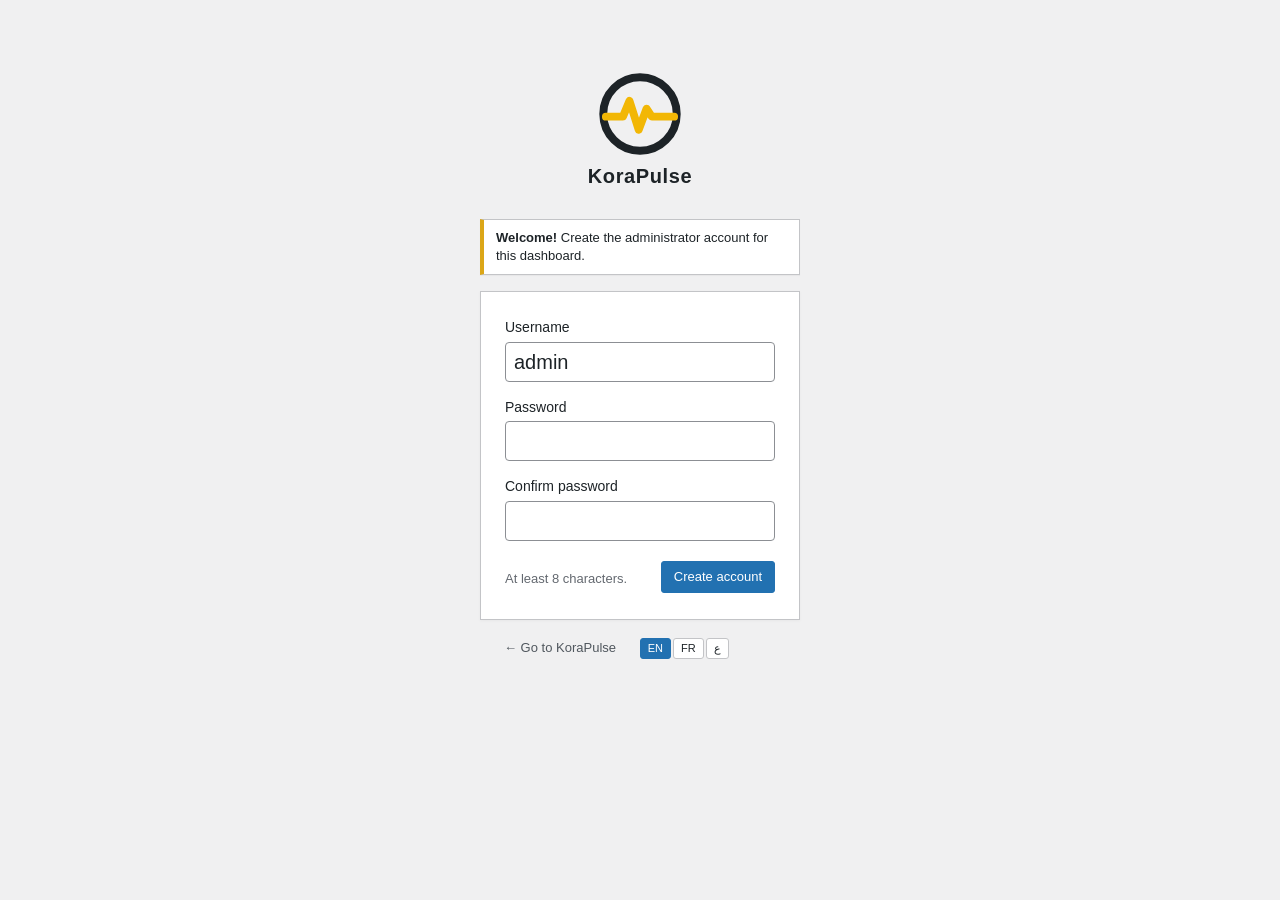
<file: admin/index.html>
<!doctype html>
<html lang="en">
<head>
<meta charset="utf-8">
<meta name="viewport" content="width=device-width, initial-scale=1">
<meta name="robots" content="noindex, nofollow">
<title>Dashboard ‹ KoraPulse — Admin</title>
<link rel="icon" href="../favicon.svg" type="image/svg+xml">
<link rel="stylesheet" href="admin.css">
</head>
<body>
<div id="app"></div>
<noscript><p style="padding:2rem">The admin dashboard needs JavaScript.</p></noscript>
<script src="../js/data.js"></script>
<script src="../js/store.js"></script>
<script src="admin-i18n.js"></script>
<script src="../js/art.js"></script>
<script src="server-auth.js"></script>
<script src="qrcode.js"></script>
<script src="qr-tool.js"></script>
<script src="admin.js"></script>
</body>
</html>
</file>
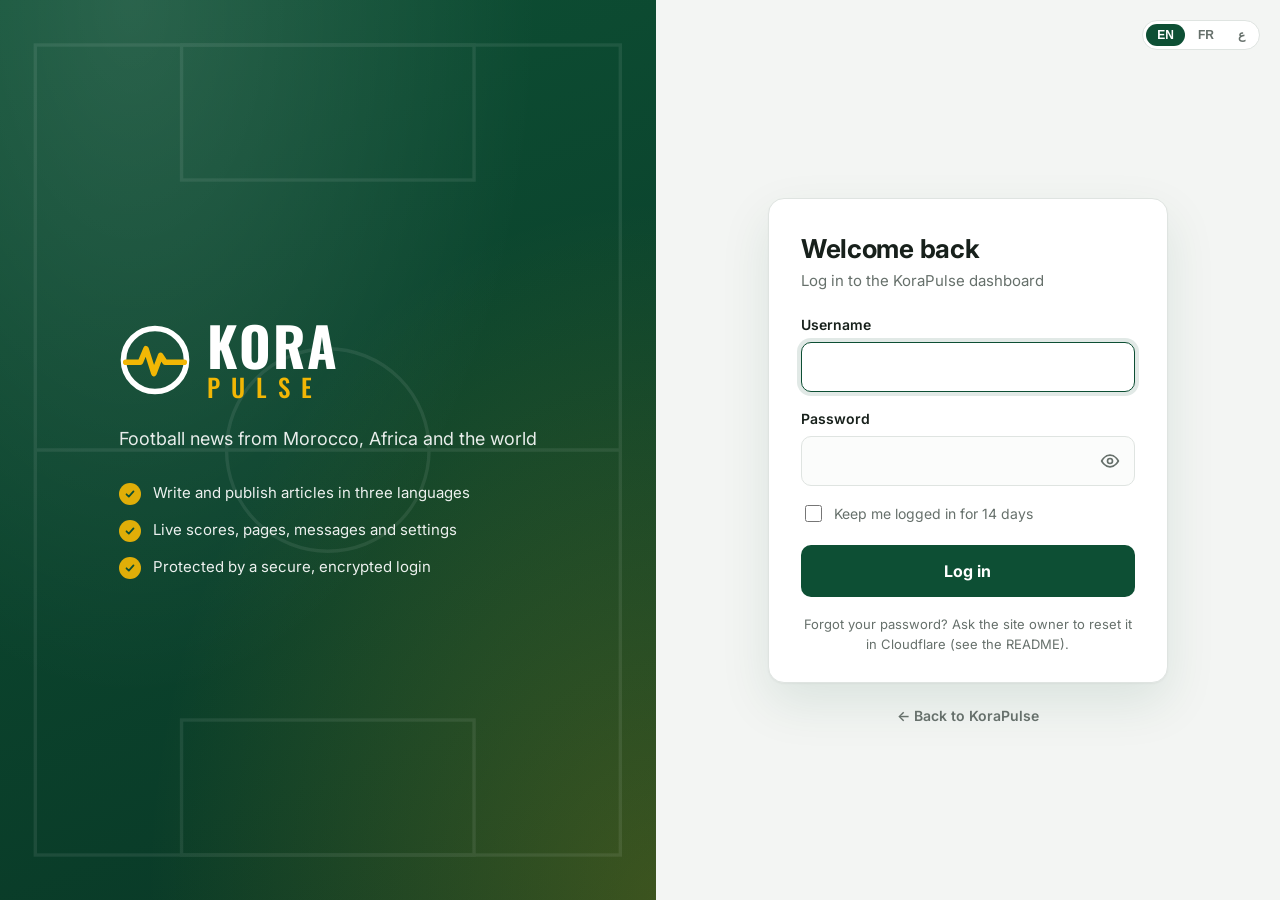
<file: admin/login.html>
<!doctype html>
<html lang="en">
<head>
<meta charset="utf-8">
<meta name="viewport" content="width=device-width, initial-scale=1">
<meta name="robots" content="noindex, nofollow">
<meta name="theme-color" content="#0d4f34">
<title>Log in · KoraPulse admin</title>
<link rel="icon" href="/favicon.svg" type="image/svg+xml">
<link rel="preconnect" href="https://fonts.googleapis.com">
<link rel="preconnect" href="https://fonts.gstatic.com" crossorigin>
<link href="https://fonts.googleapis.com/css2?family=Inter:wght@400;500;600;700&family=Oswald:wght@500;700&family=Cairo:wght@500;600;700&display=swap" rel="stylesheet">
<link rel="stylesheet" href="login.css">
</head>
<body>
<main class="wrap">
  <section class="brand" aria-hidden="true">
    <svg class="pitch" viewBox="0 0 600 800" preserveAspectRatio="xMidYMid slice"><g fill="none" stroke="#fff" stroke-width="3"><rect x="40" y="40" width="520" height="720"/><line x1="40" y1="400" x2="560" y2="400"/><circle cx="300" cy="400" r="90"/><rect x="170" y="40" width="260" height="120"/><rect x="170" y="640" width="260" height="120"/></g></svg>
    <div class="brand-in">
      <div class="logo">
        <svg viewBox="0 0 64 64" width="72" height="72"><circle cx="32" cy="32" r="28" fill="none" stroke="#fff" stroke-width="5"/><path d="M6 34 H19 L24 22 L31 44 L37 28 L41 34 H58" fill="none" stroke="#f2b705" stroke-width="5" stroke-linecap="round" stroke-linejoin="round"/></svg>
        <div><b>KORA</b><span>PULSE</span></div>
      </div>
      <p class="tag" data-t="tagline">Football news from Morocco, Africa and the world</p>
      <ul class="points">
        <li data-t="p1">Write and publish articles in three languages</li>
        <li data-t="p2">Live scores, pages, messages and settings</li>
        <li data-t="p3">Protected by a secure, encrypted login</li>
      </ul>
    </div>
  </section>

  <section class="panel">
    <nav class="langs" aria-label="Language">
      <button type="button" data-lang="en">EN</button><button type="button" data-lang="fr">FR</button><button type="button" data-lang="ar" lang="ar">ع</button>
    </nav>
    <form class="card" id="login" novalidate>
      <div class="mini-logo" aria-hidden="true"><svg viewBox="0 0 64 64" width="44" height="44"><circle cx="32" cy="32" r="28" fill="none" stroke="#0d4f34" stroke-width="5"/><path d="M6 34 H19 L24 22 L31 44 L37 28 L41 34 H58" fill="none" stroke="#f2b705" stroke-width="5" stroke-linecap="round" stroke-linejoin="round"/></svg></div>
      <h1 data-t="title">Welcome back</h1>
      <p class="sub" data-t="sub">Log in to the KoraPulse dashboard</p>

      <div class="msg" id="msg" role="alert" hidden></div>

      <label class="field">
        <span data-t="user">Username</span>
        <input name="user" autocomplete="username" autocapitalize="none" spellcheck="false" required autofocus>
      </label>
      <label class="field">
        <span data-t="pass">Password</span>
        <span class="pw">
          <input name="pass" type="password" autocomplete="current-password" required>
          <button type="button" class="eye" id="eye" aria-pressed="false" data-ta="show" aria-label="Show password">
            <svg class="i-show" viewBox="0 0 24 24" width="20" height="20" fill="none" stroke="currentColor" stroke-width="2"><path d="M2 12s3.6-7 10-7 10 7 10 7-3.6 7-10 7S2 12 2 12z"/><circle cx="12" cy="12" r="3"/></svg>
            <svg class="i-hide" viewBox="0 0 24 24" width="20" height="20" fill="none" stroke="currentColor" stroke-width="2"><path d="M3 3l18 18M10.6 5.1A10.4 10.4 0 0112 5c6.4 0 10 7 10 7a17 17 0 01-3.2 4.1M6.6 6.6C3.8 8.4 2 12 2 12s3.6 7 10 7a9.7 9.7 0 004.4-1.1M9.9 9.9a3 3 0 004.2 4.2"/></svg>
          </button>
        </span>
      </label>
      <p class="caps" id="caps" hidden data-t="caps">Caps Lock is on</p>

      <label class="remember"><input type="checkbox" name="remember"> <span data-t="remember">Keep me logged in for 14 days</span></label>

      <button class="submit" id="submit"><span data-t="login">Log in</span><i class="spin" aria-hidden="true"></i></button>

      <p class="help" data-t="help">Forgot your password? Ask the site owner to reset it in Cloudflare (see the README).</p>
    </form>
    <a class="back" href="/" data-t="back">← Back to KoraPulse</a>
  </section>
</main>
<script src="login.js"></script>
</body>
</html>
</file>
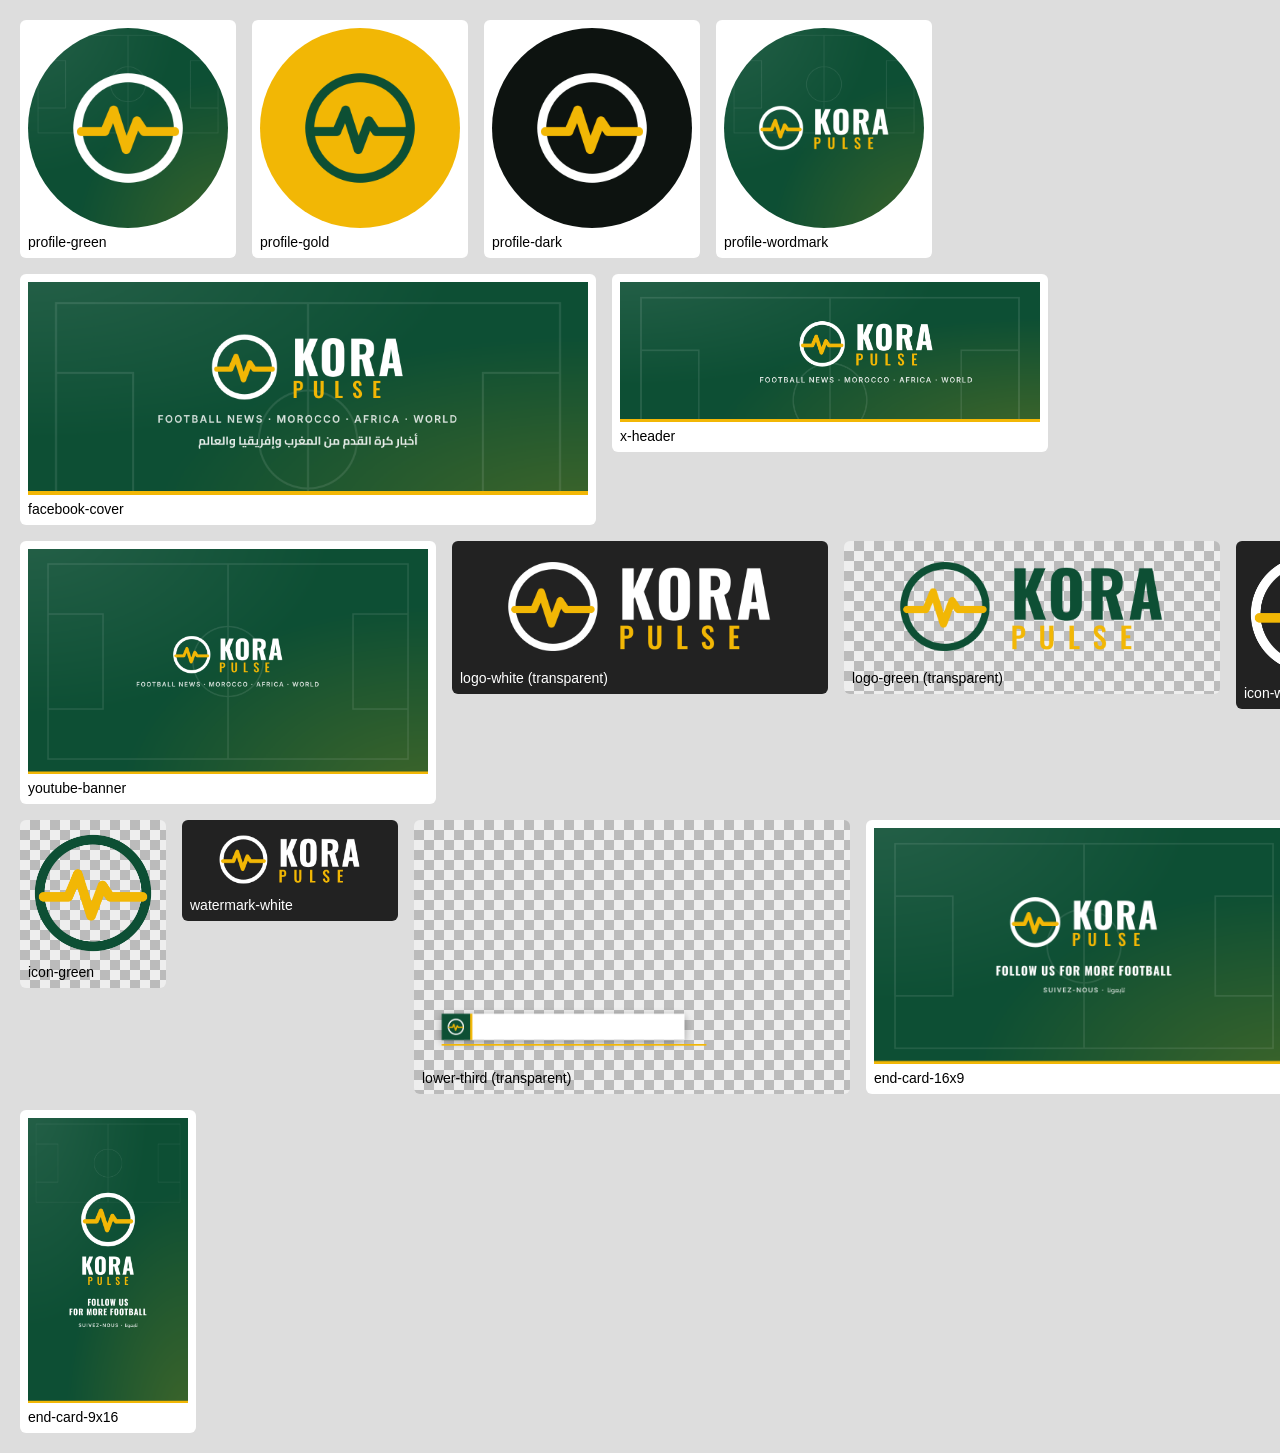
<file: marketing/brand/preview.html>
<html><body style="margin:0;padding:20px;background:#ddd;font:14px sans-serif;width:1400px">
<style>.g{display:flex;flex-wrap:wrap;gap:16px;align-items:flex-start}.c{background:#fff;padding:8px;border-radius:6px}.ck{background:repeating-conic-gradient(#bbb 0 25%,#eee 0 50%) 0 0/20px 20px}.dk{background:#222}img{display:block}p{margin:6px 0 0}</style>
<div class="g">
<div class="c"><img src="profile-green.png" width="200" style="border-radius:50%"><p>profile-green</p></div>
<div class="c"><img src="profile-gold.png" width="200" style="border-radius:50%"><p>profile-gold</p></div>
<div class="c"><img src="profile-dark.png" width="200" style="border-radius:50%"><p>profile-dark</p></div>
<div class="c"><img src="profile-wordmark.png" width="200" style="border-radius:50%"><p>profile-wordmark</p></div>
<div class="c"><img src="facebook-cover.png" width="560"><p>facebook-cover</p></div>
<div class="c"><img src="x-header.png" width="420"><p>x-header</p></div>
<div class="c"><img src="youtube-banner.png" width="400"><p>youtube-banner</p></div>
<div class="c dk"><img src="logo-white.png" width="360"><p style="color:#fff">logo-white (transparent)</p></div>
<div class="c ck"><img src="logo-green.png" width="360"><p>logo-green (transparent)</p></div>
<div class="c dk"><img src="icon-white.png" width="130"><p style="color:#fff">icon-white</p></div>
<div class="c ck"><img src="icon-green.png" width="130"><p>icon-green</p></div>
<div class="c dk"><img src="watermark-white.png" width="200"><p style="color:#fff">watermark-white</p></div>
<div class="c ck"><img src="lower-third.png" width="420"><p>lower-third (transparent)</p></div>
<div class="c"><img src="end-card-16x9.png" width="420"><p>end-card-16x9</p></div>
<div class="c"><img src="end-card-9x16.png" width="160"><p>end-card-9x16</p></div>
</div></body></html>
</file>
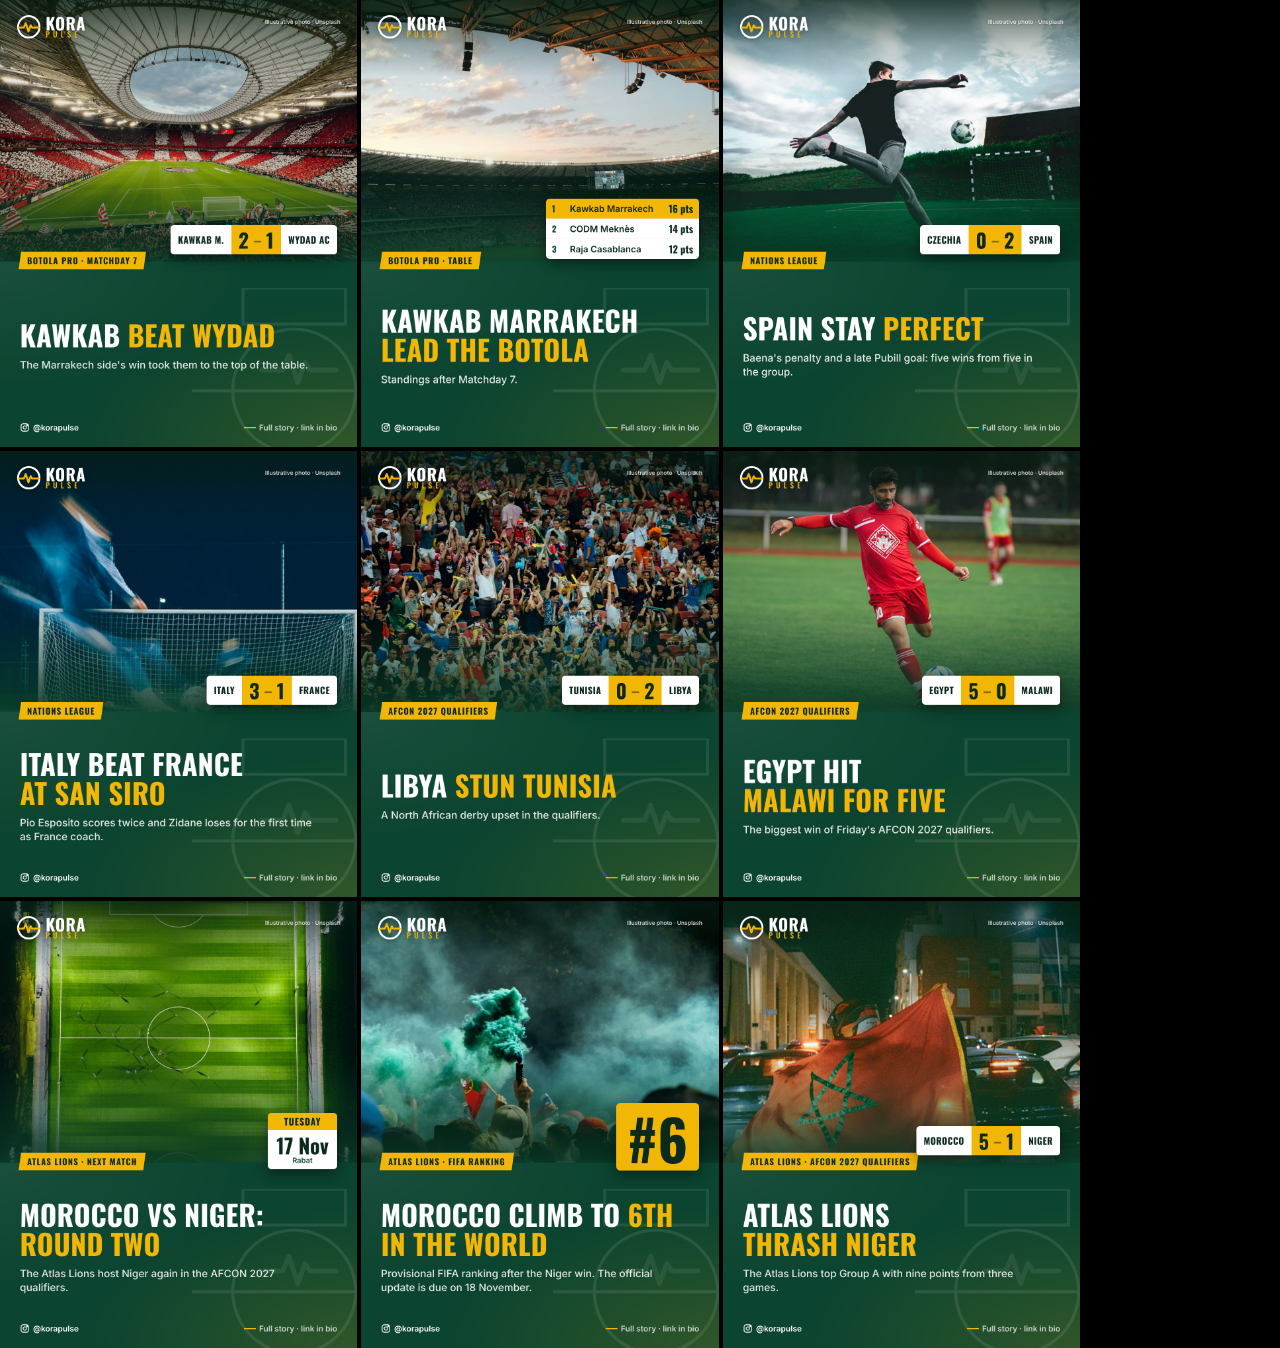
<file: marketing/instagram-launch/grid.html>
<!doctype html><html><body style="margin:0;background:#000;width:1080px">
<div style="display:grid;grid-template-columns:repeat(3,1fr);gap:4px">
<!-- Instagram shows the newest post first: post 9 top-left, post 1 bottom-right -->
<img src="post-9.png" style="width:100%"><img src="post-8.png" style="width:100%"><img src="post-7.png" style="width:100%">
<img src="post-6.png" style="width:100%"><img src="post-5.png" style="width:100%"><img src="post-4.png" style="width:100%">
<img src="post-3.png" style="width:100%"><img src="post-2.png" style="width:100%"><img src="post-1.png" style="width:100%">
</div></body></html>
</file>
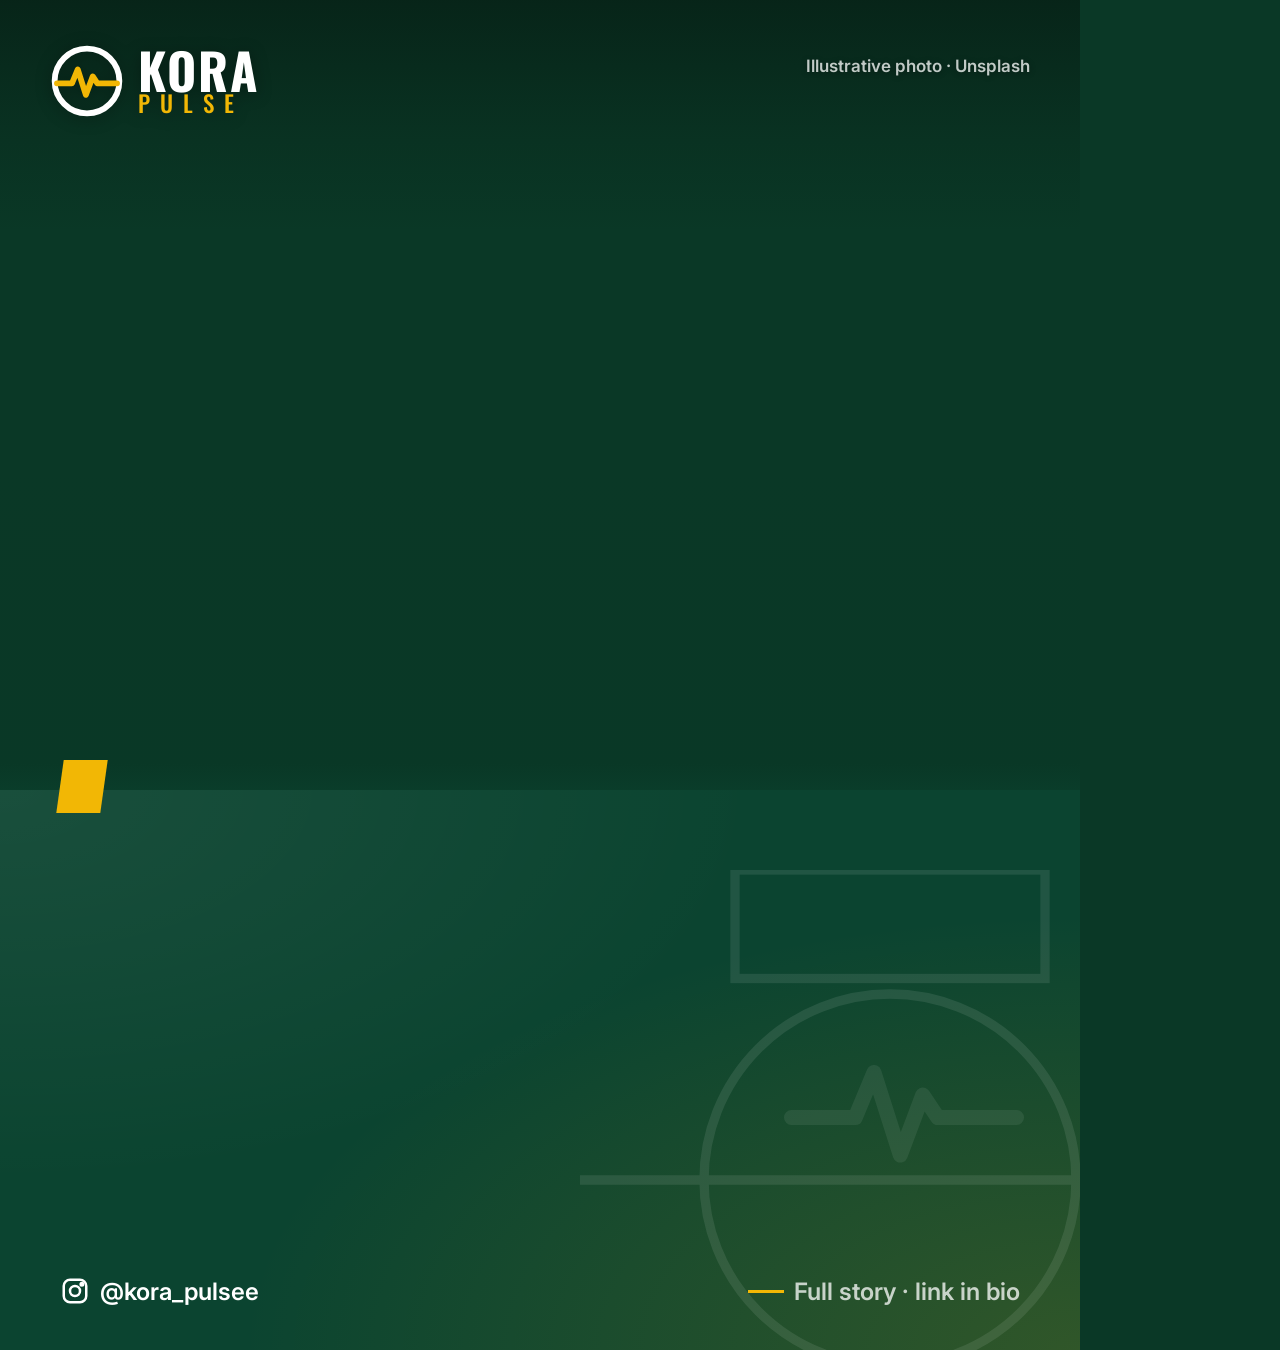
<file: marketing/instagram-launch/template.html>
<!doctype html><html><head><meta charset="utf-8">
<link href="https://fonts.googleapis.com/css2?family=Oswald:wght@500;600;700&family=Inter:wght@500;600;700;800&display=swap" rel="stylesheet">
<style>
*{box-sizing:border-box;margin:0}
body{width:1080px;height:1350px;overflow:hidden;background:#0a3826;font-family:Inter,sans-serif;color:#fff;position:relative}
.photo{position:absolute;inset:0 0 auto 0;height:830px;background-size:cover;background-position:var(--pos)}
.photo::after{content:"";position:absolute;inset:0;background:linear-gradient(180deg,rgba(6,30,20,.75) 0%,rgba(6,30,20,.25) 16%,rgba(6,30,20,0) 28%,rgba(6,30,20,0) 55%,rgba(9,56,38,.85) 92%,#0b4430 100%)}
.logo{position:absolute;top:44px;left:50px;display:flex;align-items:center;gap:14px;z-index:3;filter:drop-shadow(0 2px 8px rgba(0,0,0,.35))}
.logo b{font:700 50px/0.9 Oswald;letter-spacing:.04em;display:block}
.logo span{font:500 23px/1 Oswald;letter-spacing:.44em;color:#f2b705;display:block}
.credit{position:absolute;top:56px;right:50px;z-index:3;font-size:17px;font-weight:600;opacity:.75;text-shadow:0 1px 6px rgba(0,0,0,.5)}
.panel{position:absolute;left:0;right:0;bottom:0;height:560px;background:#0b4430;overflow:hidden}
.panel::before{content:"";position:absolute;inset:0;background:radial-gradient(ellipse at 100% 100%,rgba(242,183,5,.16),transparent 55%),radial-gradient(ellipse at 0% 0%,rgba(255,255,255,.06),transparent 50%)}
.lines{position:absolute;right:-120px;bottom:-140px;width:620px;opacity:.09}
.bar{position:absolute;left:0;top:-14px;width:260px;height:14px;background:#f2b705;z-index:2}
.tag{position:absolute;left:60px;top:760px;z-index:4;background:#f2b705;color:#0b2a1c;font:700 26px/1 Oswald;letter-spacing:.08em;text-transform:uppercase;padding:14px 22px 13px;transform:skew(-8deg)}
.tag i{display:inline-block;transform:skew(8deg);font-style:normal}
.content{position:absolute;left:60px;right:60px;top:850px;bottom:110px;display:flex;flex-direction:column;justify-content:center;gap:26px;z-index:2}
h1{font:700 86px/1.02 Oswald;text-transform:uppercase;letter-spacing:.005em}
h1 em{font-style:normal;color:#f2b705}
.sub{font-size:31px;line-height:1.35;font-weight:500;color:rgba(255,255,255,.88);max-width:900px}
.score{position:absolute;z-index:4;right:60px;top:680px;display:flex;align-items:stretch;border-radius:10px;overflow:hidden;box-shadow:0 12px 40px rgba(0,0,0,.45)}
.score .t{background:#fff;color:#0b2a1c;font:700 28px/1 Oswald;text-transform:uppercase;padding:0 22px;display:flex;align-items:center;letter-spacing:.03em}
.score .s{background:#f2b705;color:#0b2a1c;font:700 60px/1 Oswald;padding:14px 22px;display:flex;align-items:center;gap:14px}
.score .s i{font-style:normal;opacity:.5;font-size:44px}
.big{position:absolute;z-index:4;right:60px;top:610px;background:#f2b705;color:#0b2a1c;font:700 170px/1 Oswald;padding:20px 34px 14px;border-radius:12px;box-shadow:0 12px 40px rgba(0,0,0,.45)}
.date{position:absolute;z-index:4;right:60px;top:640px;background:#fff;color:#0b2a1c;border-radius:12px;overflow:hidden;text-align:center;box-shadow:0 12px 40px rgba(0,0,0,.45);min-width:210px}
.date .d1{background:#f2b705;font:700 28px/1 Oswald;text-transform:uppercase;padding:12px 20px;letter-spacing:.06em}
.date .d2{font:700 62px/1 Oswald;padding:14px 20px 4px}
.date .d3{font:600 22px/1 Inter;padding:0 20px 16px;color:#0b4430}
.table{position:absolute;z-index:4;right:60px;top:600px;background:#fff;color:#0b2a1c;border-radius:12px;overflow:hidden;box-shadow:0 12px 40px rgba(0,0,0,.45);min-width:430px}
.table div{display:grid;grid-template-columns:54px 1fr 120px;white-space:nowrap;align-items:center;font:600 27px/1 Inter;padding:15px 18px;border-bottom:1px solid #e5e7e5}
.table div:first-child{background:#f2b705}
.table div:last-child{border:0}
.table b{font:700 30px/1 Oswald;text-align:right}
.table .p{font:700 26px/1 Oswald;color:#0b4430}
.foot{position:absolute;left:60px;right:60px;bottom:44px;display:flex;justify-content:space-between;align-items:center;z-index:2;font-size:24px;font-weight:600;color:rgba(255,255,255,.75)}
.foot .h{display:flex;align-items:center;gap:10px;color:#fff}
.foot .h svg{width:30px;height:30px}
.foot .cta{display:flex;align-items:center;gap:10px}
.foot .cta::before{content:"";width:36px;height:3px;background:#f2b705}
.pulse{position:absolute;right:56px;bottom:120px;width:240px;opacity:.07;z-index:1}
</style></head><body>
<div class="photo" id="photo"></div>
<div class="logo"><svg viewBox="0 0 64 64" width="74" height="74"><circle cx="32" cy="32" r="28" fill="none" stroke="#fff" stroke-width="5"/><path d="M6 34 H19 L24 22 L31 44 L37 28 L41 34 H58" fill="none" stroke="#f2b705" stroke-width="5" stroke-linecap="round" stroke-linejoin="round"/></svg><div><b>KORA</b><span>PULSE</span></div></div>
<div class="credit">Illustrative photo · Unsplash</div>
<div class="tag"><i id="tag"></i></div>
<div id="extra"></div>
<div class="panel">
  <div class="bar"></div>
  <svg class="lines" viewBox="0 0 400 400"><g fill="none" stroke="#fff" stroke-width="6"><circle cx="200" cy="200" r="120"/><line x1="0" y1="200" x2="400" y2="200"/><rect x="100" y="0" width="200" height="70"/><rect x="100" y="330" width="200" height="70"/></g></svg>
  <svg class="pulse" viewBox="0 0 64 64"><path d="M2 34 H19 L24 22 L31 44 L37 28 L41 34 H62" fill="none" stroke="#fff" stroke-width="4" stroke-linecap="round" stroke-linejoin="round"/></svg>
</div>
<div class="content"><h1 id="title"></h1><p class="sub" id="sub"></p></div>
<div class="foot"><span class="h"><svg viewBox="0 0 24 24" fill="none" stroke="#fff" stroke-width="2"><rect x="3" y="3" width="18" height="18" rx="5"/><circle cx="12" cy="12" r="4"/><circle cx="17.5" cy="6.5" r="1" fill="#fff"/></svg>@kora_pulsee</span><span class="cta">Full story · link in bio</span></div>
<script>
function render(p){
  document.getElementById('photo').style.backgroundImage='url(photos/'+p.photo+'.jpg)';
  document.getElementById('photo').style.setProperty('--pos',p.pos||'50% 50%');
  document.getElementById('tag').textContent=p.tag;
  document.getElementById('title').innerHTML=p.title;
  document.getElementById('sub').textContent=p.sub;
  const x=document.getElementById('extra');
  if(p.score) x.innerHTML='<div class="score"><span class="t">'+p.score[0]+'</span><span class="s">'+p.score[1]+'<i>–</i>'+p.score[2]+'</span><span class="t">'+p.score[3]+'</span></div>';
  else if(p.big) x.innerHTML='<div class="big">'+p.big+'</div>';
  else if(p.date) x.innerHTML='<div class="date"><div class="d1">'+p.date[0]+'</div><div class="d2">'+p.date[1]+'</div><div class="d3">'+p.date[2]+'</div></div>';
  else if(p.table) x.innerHTML='<div class="table">'+p.table.map(r=>'<div><span class="p">'+r[0]+'</span><span>'+r[1]+'</span><b>'+r[2]+' pts</b></div>').join('')+'</div>';
  // headline size fits two to three lines
  const h=document.getElementById('title'); let s=86; h.style.fontSize=s+'px';
  while(h.scrollHeight>270 && s>60){s-=4;h.style.fontSize=s+'px';}
}
</script></body></html>
</file>
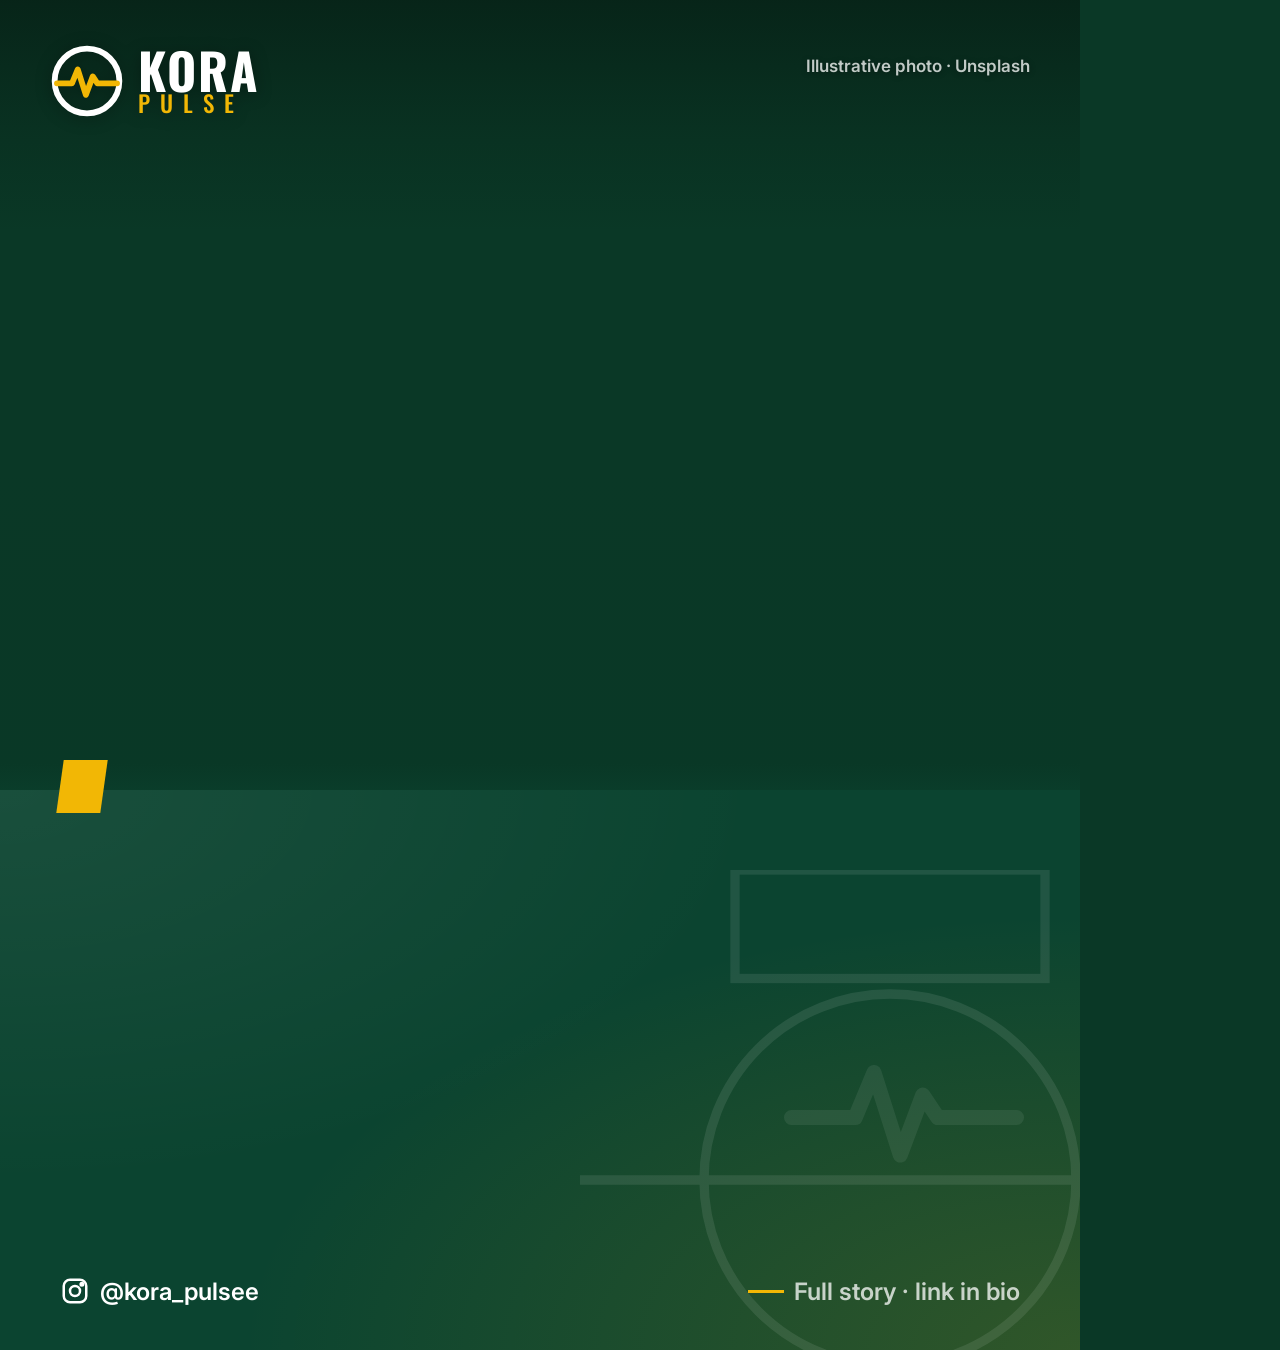
<file: marketing/posts-2026-11-16/template.html>
<!doctype html><html><head><meta charset="utf-8">
<link href="https://fonts.googleapis.com/css2?family=Oswald:wght@500;600;700&family=Inter:wght@500;600;700;800&family=Cairo:wght@600;700;800&display=swap" rel="stylesheet">
<style>
*{box-sizing:border-box;margin:0}
body{width:1080px;height:1350px;overflow:hidden;background:#0a3826;font-family:Inter,sans-serif;color:#fff;position:relative}
.photo{position:absolute;inset:0 0 auto 0;height:830px;background-size:cover;background-position:var(--pos)}
.photo::after{content:"";position:absolute;inset:0;background:linear-gradient(180deg,rgba(6,30,20,.75) 0%,rgba(6,30,20,.25) 16%,rgba(6,30,20,0) 28%,rgba(6,30,20,0) 55%,rgba(9,56,38,.85) 92%,#0b4430 100%)}
.logo{position:absolute;top:44px;left:50px;display:flex;align-items:center;gap:14px;z-index:3;filter:drop-shadow(0 2px 8px rgba(0,0,0,.35))}
.logo b{font:700 50px/0.9 Oswald;letter-spacing:.04em;display:block}
.logo span{font:500 23px/1 Oswald;letter-spacing:.44em;color:#f2b705;display:block}
.credit{position:absolute;top:56px;right:50px;z-index:3;font-size:17px;font-weight:600;opacity:.75;text-shadow:0 1px 6px rgba(0,0,0,.5)}
.panel{position:absolute;left:0;right:0;bottom:0;height:560px;background:#0b4430;overflow:hidden}
.panel::before{content:"";position:absolute;inset:0;background:radial-gradient(ellipse at 100% 100%,rgba(242,183,5,.16),transparent 55%),radial-gradient(ellipse at 0% 0%,rgba(255,255,255,.06),transparent 50%)}
.lines{position:absolute;right:-120px;bottom:-140px;width:620px;opacity:.09}
.bar{position:absolute;left:0;top:-14px;width:260px;height:14px;background:#f2b705;z-index:2}
.tag{position:absolute;left:60px;top:760px;z-index:4;background:#f2b705;color:#0b2a1c;font:700 26px/1 Oswald;letter-spacing:.08em;text-transform:uppercase;padding:14px 22px 13px;transform:skew(-8deg)}
.tag i{display:inline-block;transform:skew(8deg);font-style:normal}
.content{position:absolute;left:60px;right:60px;top:850px;bottom:110px;display:flex;flex-direction:column;justify-content:center;gap:26px;z-index:2}
h1{font:700 86px/1.02 Oswald;text-transform:uppercase;letter-spacing:.005em}
h1 em{font-style:normal;color:#f2b705}
.sub{font-size:31px;line-height:1.35;font-weight:500;color:rgba(255,255,255,.88);max-width:900px}
.score{position:absolute;z-index:4;right:60px;top:680px;display:flex;align-items:stretch;border-radius:10px;overflow:hidden;box-shadow:0 12px 40px rgba(0,0,0,.45)}
.score .t{background:#fff;color:#0b2a1c;font:700 28px/1 Oswald;text-transform:uppercase;padding:0 22px;display:flex;align-items:center;letter-spacing:.03em}
.score .s{background:#f2b705;color:#0b2a1c;font:700 60px/1 Oswald;padding:14px 22px;display:flex;align-items:center;gap:14px}
.score .s i{font-style:normal;opacity:.5;font-size:44px}
.big{position:absolute;z-index:4;right:60px;top:610px;background:#f2b705;color:#0b2a1c;font:700 170px/1 Oswald;padding:20px 34px 14px;border-radius:12px;box-shadow:0 12px 40px rgba(0,0,0,.45)}
.date{position:absolute;z-index:4;right:60px;top:640px;background:#fff;color:#0b2a1c;border-radius:12px;overflow:hidden;text-align:center;box-shadow:0 12px 40px rgba(0,0,0,.45);min-width:210px}
.date .d1{background:#f2b705;font:700 28px/1 Oswald;text-transform:uppercase;padding:12px 20px;letter-spacing:.06em}
.date .d2{font:700 62px/1 Oswald;padding:14px 20px 4px}
.date .d3{font:600 22px/1 Inter;padding:0 20px 16px;color:#0b4430}
.table{position:absolute;z-index:4;right:60px;top:600px;background:#fff;color:#0b2a1c;border-radius:12px;overflow:hidden;box-shadow:0 12px 40px rgba(0,0,0,.45);min-width:430px}
.table div{display:grid;grid-template-columns:54px 1fr 120px;white-space:nowrap;align-items:center;font:600 27px/1 Inter;padding:15px 18px;border-bottom:1px solid #e5e7e5}
.table div:first-child{background:#f2b705}
.table div:last-child{border:0}
.table b{font:700 30px/1 Oswald;text-align:right}
.table .p{font:700 26px/1 Oswald;color:#0b4430}
.foot{position:absolute;left:60px;right:60px;bottom:44px;display:flex;justify-content:space-between;align-items:center;z-index:2;font-size:24px;font-weight:600;color:rgba(255,255,255,.75)}
.foot .h{display:flex;align-items:center;gap:10px;color:#fff}
.foot .h svg{width:30px;height:30px}
.foot .cta{display:flex;align-items:center;gap:10px}
.foot .cta::before{content:"";width:36px;height:3px;background:#f2b705}
.pulse{position:absolute;right:56px;bottom:120px;width:240px;opacity:.07;z-index:1}

/* Arabic version: right to left */
[dir=rtl] .tag{left:auto;right:60px;font-family:Cairo;letter-spacing:0;font-weight:800;transform:skew(8deg)}
[dir=rtl] .tag i{transform:skew(-8deg)}
[dir=rtl] .score{right:auto;left:60px;flex-direction:row-reverse}
[dir=rtl] .score .t{font-family:Cairo;font-weight:800;letter-spacing:0}
[dir=rtl] .score .s{direction:ltr}
[dir=rtl] h1{font-family:Cairo;font-weight:800;line-height:1.3;letter-spacing:0}
[dir=rtl] .sub{font-family:Cairo;font-weight:600;font-size:32px;line-height:1.6}
[dir=rtl] .foot{flex-direction:row-reverse}
[dir=rtl] .foot .h{direction:ltr}
[dir=rtl] .foot .cta{font-family:Cairo;flex-direction:row-reverse}
[dir=rtl] .credit{right:auto;left:50px}
[dir=rtl] .logo{left:auto;right:50px;direction:ltr}
[dir=rtl] .bar{left:auto;right:0}
.quote{position:absolute;z-index:4;right:60px;top:600px;width:200px;height:200px;border-radius:50%;background:#f2b705;color:#0b4430;display:grid;place-items:center;font:700 220px/1 Georgia,serif;padding-top:70px;box-shadow:0 12px 40px rgba(0,0,0,.45)}
[dir=rtl] .quote{right:auto;left:60px}
</style></head><body>
<div class="photo" id="photo"></div>
<div class="logo"><svg viewBox="0 0 64 64" width="74" height="74"><circle cx="32" cy="32" r="28" fill="none" stroke="#fff" stroke-width="5"/><path d="M6 34 H19 L24 22 L31 44 L37 28 L41 34 H58" fill="none" stroke="#f2b705" stroke-width="5" stroke-linecap="round" stroke-linejoin="round"/></svg><div><b>KORA</b><span>PULSE</span></div></div>
<div class="credit">Illustrative photo · Unsplash</div>
<div class="tag"><i id="tag"></i></div>
<div id="extra"></div>
<div class="panel">
  <div class="bar"></div>
  <svg class="lines" viewBox="0 0 400 400"><g fill="none" stroke="#fff" stroke-width="6"><circle cx="200" cy="200" r="120"/><line x1="0" y1="200" x2="400" y2="200"/><rect x="100" y="0" width="200" height="70"/><rect x="100" y="330" width="200" height="70"/></g></svg>
  <svg class="pulse" viewBox="0 0 64 64"><path d="M2 34 H19 L24 22 L31 44 L37 28 L41 34 H62" fill="none" stroke="#fff" stroke-width="4" stroke-linecap="round" stroke-linejoin="round"/></svg>
</div>
<div class="content"><h1 id="title"></h1><p class="sub" id="sub"></p></div>
<div class="foot"><span class="h"><svg viewBox="0 0 24 24" fill="none" stroke="#fff" stroke-width="2"><rect x="3" y="3" width="18" height="18" rx="5"/><circle cx="12" cy="12" r="4"/><circle cx="17.5" cy="6.5" r="1" fill="#fff"/></svg>@kora_pulsee</span><span class="cta">Full story · link in bio</span></div>
<script>
function render(p){
  document.documentElement.dir=p.lang==='ar'?'rtl':'ltr';
  document.querySelector('.foot .cta').textContent=p.lang==='ar'?'التفاصيل · الرابط في البايو':'Full story · link in bio';
  document.querySelector('.credit').textContent=p.lang==='ar'?'صورة توضيحية · Unsplash':'Illustrative photo · Unsplash';
  document.getElementById('photo').style.backgroundImage='url(photos/'+p.photo+'.jpg)';
  document.getElementById('photo').style.setProperty('--pos',p.pos||'50% 50%');
  document.getElementById('tag').textContent=p.tag;
  document.getElementById('title').innerHTML=p.title;
  document.getElementById('sub').textContent=p.sub;
  const x=document.getElementById('extra');
  if(p.score) x.innerHTML='<div class="score"><span class="t">'+p.score[0]+'</span><span class="s">'+p.score[1]+'<i>–</i>'+p.score[2]+'</span><span class="t">'+p.score[3]+'</span></div>';
  else if(p.quote) x.innerHTML='<div class="quote">'+p.quote+'</div>';
  else if(p.big) x.innerHTML='<div class="big">'+p.big+'</div>';
  else if(p.date) x.innerHTML='<div class="date"><div class="d1">'+p.date[0]+'</div><div class="d2">'+p.date[1]+'</div><div class="d3">'+p.date[2]+'</div></div>';
  else if(p.table) x.innerHTML='<div class="table">'+p.table.map(r=>'<div><span class="p">'+r[0]+'</span><span>'+r[1]+'</span><b>'+r[2]+' pts</b></div>').join('')+'</div>';
  // headline size fits two to three lines
  const h=document.getElementById('title'); let s=86; h.style.fontSize=s+'px';
  while(h.scrollHeight>270 && s>60){s-=4;h.style.fontSize=s+'px';}
}
</script></body></html>
</file>
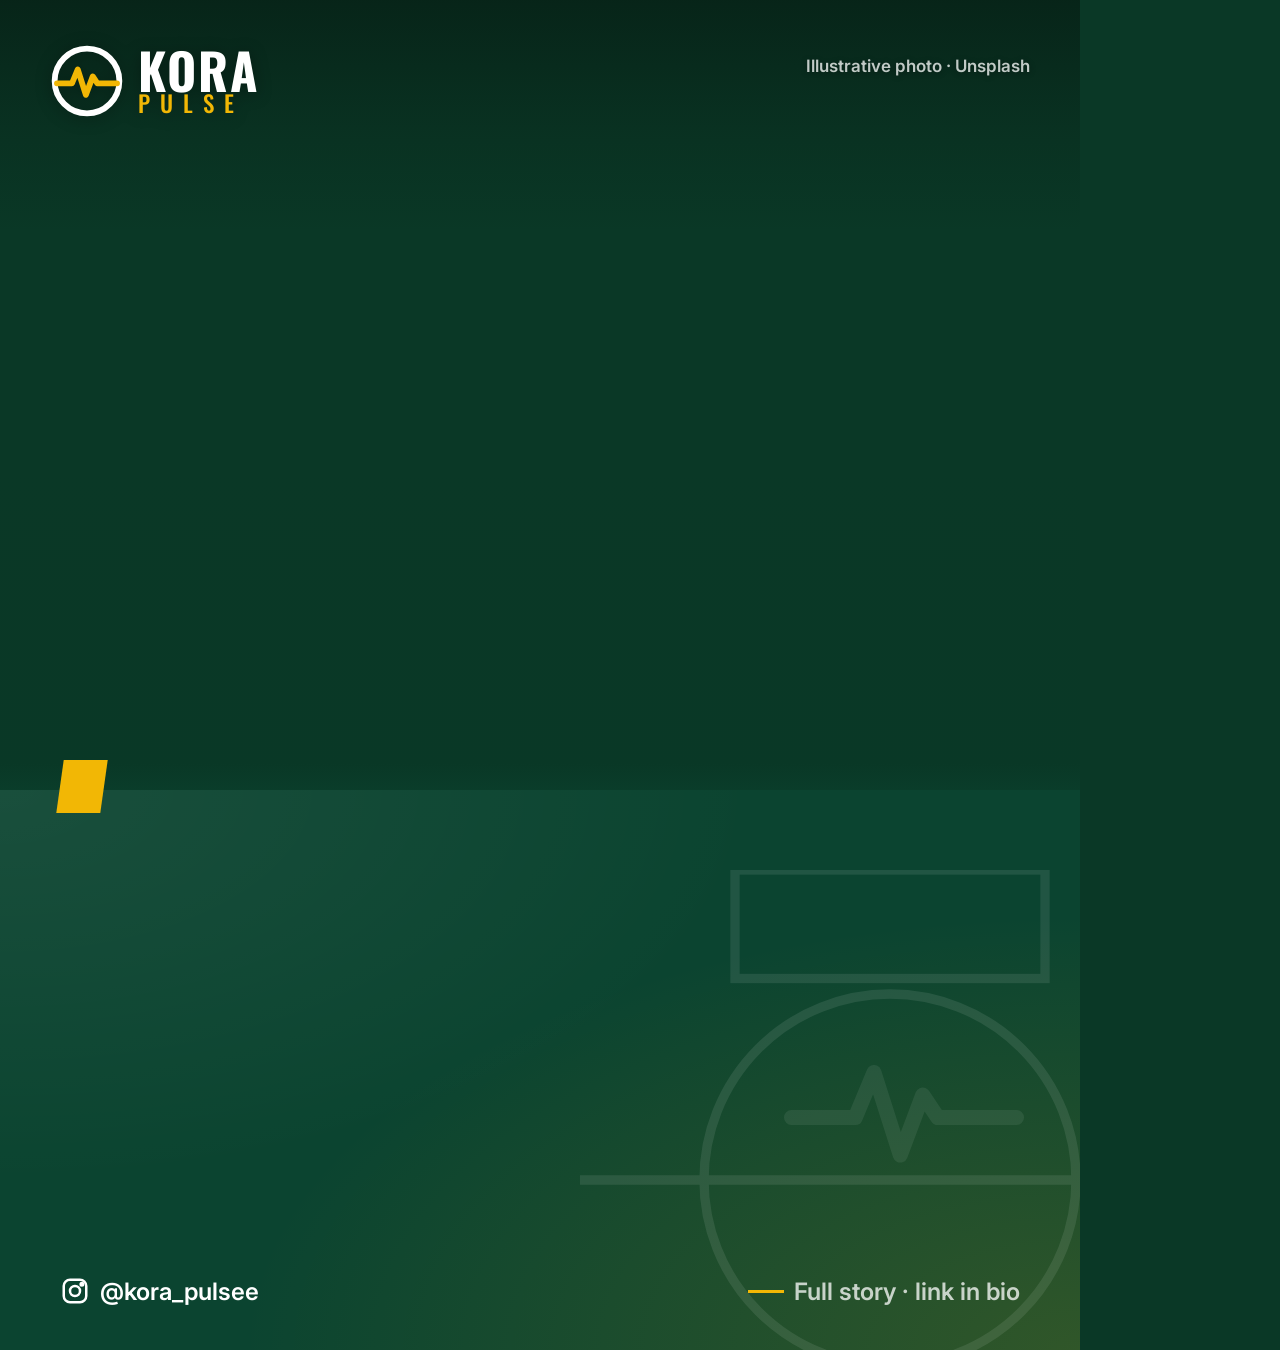
<file: marketing/posts-2026-11-17/template.html>
<!doctype html><html><head><meta charset="utf-8">
<link href="https://fonts.googleapis.com/css2?family=Oswald:wght@500;600;700&family=Inter:wght@500;600;700;800&family=Cairo:wght@600;700;800&display=swap" rel="stylesheet">
<style>
*{box-sizing:border-box;margin:0}
body{width:1080px;height:1350px;overflow:hidden;background:#0a3826;font-family:Inter,sans-serif;color:#fff;position:relative}
.photo{position:absolute;inset:0 0 auto 0;height:830px;background-size:cover;background-position:var(--pos)}
.photo::after{content:"";position:absolute;inset:0;background:linear-gradient(180deg,rgba(6,30,20,.75) 0%,rgba(6,30,20,.25) 16%,rgba(6,30,20,0) 28%,rgba(6,30,20,0) 55%,rgba(9,56,38,.85) 92%,#0b4430 100%)}
.logo{position:absolute;top:44px;left:50px;display:flex;align-items:center;gap:14px;z-index:3;filter:drop-shadow(0 2px 8px rgba(0,0,0,.35))}
.logo b{font:700 50px/0.9 Oswald;letter-spacing:.04em;display:block}
.logo span{font:500 23px/1 Oswald;letter-spacing:.44em;color:#f2b705;display:block}
.credit{position:absolute;top:56px;right:50px;z-index:3;font-size:17px;font-weight:600;opacity:.75;text-shadow:0 1px 6px rgba(0,0,0,.5)}
.panel{position:absolute;left:0;right:0;bottom:0;height:560px;background:#0b4430;overflow:hidden}
.panel::before{content:"";position:absolute;inset:0;background:radial-gradient(ellipse at 100% 100%,rgba(242,183,5,.16),transparent 55%),radial-gradient(ellipse at 0% 0%,rgba(255,255,255,.06),transparent 50%)}
.lines{position:absolute;right:-120px;bottom:-140px;width:620px;opacity:.09}
.bar{position:absolute;left:0;top:-14px;width:260px;height:14px;background:#f2b705;z-index:2}
.tag{position:absolute;left:60px;top:760px;z-index:4;background:#f2b705;color:#0b2a1c;font:700 26px/1 Oswald;letter-spacing:.08em;text-transform:uppercase;padding:14px 22px 13px;transform:skew(-8deg)}
.tag i{display:inline-block;transform:skew(8deg);font-style:normal}
.content{position:absolute;left:60px;right:60px;top:850px;bottom:110px;display:flex;flex-direction:column;justify-content:center;gap:26px;z-index:2}
h1{font:700 86px/1.02 Oswald;text-transform:uppercase;letter-spacing:.005em}
h1 em{font-style:normal;color:#f2b705}
.sub{font-size:31px;line-height:1.35;font-weight:500;color:rgba(255,255,255,.88);max-width:900px}
.score{position:absolute;z-index:4;right:60px;top:680px;display:flex;align-items:stretch;border-radius:10px;overflow:hidden;box-shadow:0 12px 40px rgba(0,0,0,.45)}
.score .t{background:#fff;color:#0b2a1c;font:700 28px/1 Oswald;text-transform:uppercase;padding:0 22px;display:flex;align-items:center;letter-spacing:.03em}
.score .s{background:#f2b705;color:#0b2a1c;font:700 60px/1 Oswald;padding:14px 22px;display:flex;align-items:center;gap:14px}
.score .s i{font-style:normal;opacity:.5;font-size:44px}
.big{position:absolute;z-index:4;right:60px;top:610px;background:#f2b705;color:#0b2a1c;font:700 170px/1 Oswald;padding:20px 34px 14px;border-radius:12px;box-shadow:0 12px 40px rgba(0,0,0,.45)}
.date{position:absolute;z-index:4;right:60px;top:640px;background:#fff;color:#0b2a1c;border-radius:12px;overflow:hidden;text-align:center;box-shadow:0 12px 40px rgba(0,0,0,.45);min-width:210px}
.date .d1{background:#f2b705;font:700 28px/1 Oswald;text-transform:uppercase;padding:12px 20px;letter-spacing:.06em}
.date .d2{font:700 62px/1 Oswald;padding:14px 20px 4px}
.date .d3{font:600 22px/1 Inter;padding:0 20px 16px;color:#0b4430}
.table{position:absolute;z-index:4;right:60px;top:600px;background:#fff;color:#0b2a1c;border-radius:12px;overflow:hidden;box-shadow:0 12px 40px rgba(0,0,0,.45);min-width:430px}
.table div{display:grid;grid-template-columns:54px 1fr 120px;white-space:nowrap;align-items:center;font:600 27px/1 Inter;padding:15px 18px;border-bottom:1px solid #e5e7e5}
.table div:first-child{background:#f2b705}
.table div:last-child{border:0}
.table b{font:700 30px/1 Oswald;text-align:right}
.table .p{font:700 26px/1 Oswald;color:#0b4430}
.foot{position:absolute;left:60px;right:60px;bottom:44px;display:flex;justify-content:space-between;align-items:center;z-index:2;font-size:24px;font-weight:600;color:rgba(255,255,255,.75)}
.foot .h{display:flex;align-items:center;gap:10px;color:#fff}
.foot .h svg{width:30px;height:30px}
.foot .cta{display:flex;align-items:center;gap:10px}
.foot .cta::before{content:"";width:36px;height:3px;background:#f2b705}
.pulse{position:absolute;right:56px;bottom:120px;width:240px;opacity:.07;z-index:1}

/* Arabic version: right to left */
[dir=rtl] .tag{left:auto;right:60px;font-family:Cairo;letter-spacing:0;font-weight:800;transform:skew(8deg)}
[dir=rtl] .tag i{transform:skew(-8deg)}
[dir=rtl] .score{right:auto;left:60px;flex-direction:row-reverse}
[dir=rtl] .score .t{font-family:Cairo;font-weight:800;letter-spacing:0}
[dir=rtl] .score .s{direction:ltr}
[dir=rtl] h1{font-family:Cairo;font-weight:800;line-height:1.3;letter-spacing:0}
[dir=rtl] .sub{font-family:Cairo;font-weight:600;font-size:32px;line-height:1.6}
[dir=rtl] .foot{flex-direction:row-reverse}
[dir=rtl] .foot .h{direction:ltr}
[dir=rtl] .foot .cta{font-family:Cairo;flex-direction:row-reverse}
[dir=rtl] .credit{right:auto;left:50px}
[dir=rtl] .logo{left:auto;right:50px;direction:ltr}
[dir=rtl] .bar{left:auto;right:0}
.quote{position:absolute;z-index:4;right:60px;top:600px;width:200px;height:200px;border-radius:50%;background:#f2b705;color:#0b4430;display:grid;place-items:center;font:700 220px/1 Georgia,serif;padding-top:70px;box-shadow:0 12px 40px rgba(0,0,0,.45)}
[dir=rtl] .quote{right:auto;left:60px}

[dir=rtl] .date{right:auto;left:60px}
[dir=rtl] .date .d1,[dir=rtl] .date .d3{font-family:Cairo;letter-spacing:0}
</style></head><body>
<div class="photo" id="photo"></div>
<div class="logo"><svg viewBox="0 0 64 64" width="74" height="74"><circle cx="32" cy="32" r="28" fill="none" stroke="#fff" stroke-width="5"/><path d="M6 34 H19 L24 22 L31 44 L37 28 L41 34 H58" fill="none" stroke="#f2b705" stroke-width="5" stroke-linecap="round" stroke-linejoin="round"/></svg><div><b>KORA</b><span>PULSE</span></div></div>
<div class="credit">Illustrative photo · Unsplash</div>
<div class="tag"><i id="tag"></i></div>
<div id="extra"></div>
<div class="panel">
  <div class="bar"></div>
  <svg class="lines" viewBox="0 0 400 400"><g fill="none" stroke="#fff" stroke-width="6"><circle cx="200" cy="200" r="120"/><line x1="0" y1="200" x2="400" y2="200"/><rect x="100" y="0" width="200" height="70"/><rect x="100" y="330" width="200" height="70"/></g></svg>
  <svg class="pulse" viewBox="0 0 64 64"><path d="M2 34 H19 L24 22 L31 44 L37 28 L41 34 H62" fill="none" stroke="#fff" stroke-width="4" stroke-linecap="round" stroke-linejoin="round"/></svg>
</div>
<div class="content"><h1 id="title"></h1><p class="sub" id="sub"></p></div>
<div class="foot"><span class="h"><svg viewBox="0 0 24 24" fill="none" stroke="#fff" stroke-width="2"><rect x="3" y="3" width="18" height="18" rx="5"/><circle cx="12" cy="12" r="4"/><circle cx="17.5" cy="6.5" r="1" fill="#fff"/></svg>@kora_pulsee</span><span class="cta">Full story · link in bio</span></div>
<script>
function render(p){
  document.documentElement.dir=p.lang==='ar'?'rtl':'ltr';
  document.querySelector('.foot .cta').textContent=p.lang==='ar'?'التفاصيل · الرابط في البايو':'Full story · link in bio';
  document.querySelector('.credit').textContent=p.lang==='ar'?'صورة توضيحية · Unsplash':'Illustrative photo · Unsplash';
  document.getElementById('photo').style.backgroundImage='url(photos/'+p.photo+'.jpg)';
  document.getElementById('photo').style.setProperty('--pos',p.pos||'50% 50%');
  document.getElementById('tag').textContent=p.tag;
  document.getElementById('title').innerHTML=p.title;
  document.getElementById('sub').textContent=p.sub;
  const x=document.getElementById('extra');
  if(p.score) x.innerHTML='<div class="score"><span class="t">'+p.score[0]+'</span><span class="s">'+p.score[1]+'<i>–</i>'+p.score[2]+'</span><span class="t">'+p.score[3]+'</span></div>';
  else if(p.quote) x.innerHTML='<div class="quote">'+p.quote+'</div>';
  else if(p.big) x.innerHTML='<div class="big">'+p.big+'</div>';
  else if(p.date) x.innerHTML='<div class="date"><div class="d1">'+p.date[0]+'</div><div class="d2">'+p.date[1]+'</div><div class="d3">'+p.date[2]+'</div></div>';
  else if(p.table) x.innerHTML='<div class="table">'+p.table.map(r=>'<div><span class="p">'+r[0]+'</span><span>'+r[1]+'</span><b>'+r[2]+' pts</b></div>').join('')+'</div>';
  // headline size fits two to three lines
  const h=document.getElementById('title'); let s=86; h.style.fontSize=s+'px';
  while(h.scrollHeight>270 && s>60){s-=4;h.style.fontSize=s+'px';}
}
</script></body></html>
</file>
<file: admin/admin.css>
/* KoraPulse admin — styled after the WordPress dashboard. */
:root {
  --menu: #1d2327; --menu-sub: #2c3338; --menu-text: #f0f0f1; --menu-dim: rgba(240,246,252,.7);
  --hl: #2271b1; --hl-dark: #135e96; --hover: #72aee6;
  --bg: #f0f0f1; --box: #fff; --border: #c3c4c7; --border-soft: #dcdcde; --text: #1d2327; --muted: #646970;
  --stripe: #f6f7f7; --red: #b32d2e; --red-bright: #d63638; --green: #00a32a; --yellow: #dba617;
}
* { box-sizing: border-box; }
html, body { margin: 0; }
body { background: var(--bg); color: var(--text); font: 13px/1.4 -apple-system, BlinkMacSystemFont, "Segoe UI", Roboto, Oxygen-Sans, Ubuntu, Cantarell, "Helvetica Neue", sans-serif; }
a { color: var(--hl); }
a:hover { color: var(--hl-dark); }
button, input, select, textarea { font: inherit; color: inherit; }
h1, h2, h3 { margin: 0; }
svg { flex: none; }
:focus-visible { outline: 2px solid var(--hl); outline-offset: 1px; }

/* ---------- admin bar ---------- */
.adminbar { position: fixed; top: 0; left: 0; right: 0; height: 32px; background: var(--menu); color: var(--menu-text); display: flex; align-items: stretch; z-index: 100; font-size: 13px; }
.adminbar a, .adminbar button { color: var(--menu-text); text-decoration: none; display: flex; align-items: center; gap: 6px; padding: 0 10px; background: none; border: 0; cursor: pointer; }
.adminbar a:hover, .adminbar button:hover { background: var(--menu-sub); color: var(--hover); }
.adminbar .ab-logo { padding: 0 8px; }
.adminbar .ab-logo svg { width: 20px; height: 20px; }
.adminbar .ab-count { background: #50575e; border-radius: 9px; padding: 0 6px; font-size: 11px; line-height: 17px; }
.adminbar .ab-count.hot { background: var(--red-bright); }
.adminbar .ab-right { margin-left: auto; display: flex; }
.adminbar .avatar-sm { width: 18px; height: 18px; border-radius: 2px; background: var(--hl); display: grid; place-items: center; font-size: 10px; font-weight: 700; }
.ab-menu-btn { display: none !important; }

/* ---------- side menu ---------- */
.sidemenu { position: fixed; top: 32px; bottom: 0; left: 0; width: 160px; background: var(--menu); overflow-y: auto; z-index: 90; padding: 12px 0 20px; }
.sidemenu ul { list-style: none; margin: 0; padding: 0; }
.menu-top > a { display: flex; align-items: center; gap: 8px; height: 34px; padding: 0 10px; color: var(--menu-text); text-decoration: none; font-size: 14px; position: relative; }
.menu-top > a svg { width: 20px; height: 20px; opacity: .6; }
.menu-top > a:hover { background: var(--menu-sub); color: var(--hover); }
.menu-top > a:hover svg { opacity: 1; }
.menu-top.current > a { background: var(--hl); color: #fff; }
.menu-top.current > a svg { opacity: 1; }
.menu-top.current > a::after { content: ""; position: absolute; right: 0; top: 50%; margin-top: -8px; border: 8px solid transparent; border-right-color: var(--bg); }
.menu-badge { background: var(--red-bright); color: #fff; border-radius: 9px; font-size: 9px; font-weight: 600; min-width: 18px; height: 18px; display: inline-grid; place-items: center; padding: 0 5px; margin-left: 2px; }
.submenu { display: none; background: var(--menu-sub); padding: 7px 0 8px !important; }
.menu-top.current .submenu { display: block; }
.submenu a { display: block; padding: 5px 12px 5px 38px; color: var(--menu-dim); text-decoration: none; font-size: 13px; }
.submenu a:hover { color: var(--hover); }
.submenu a.current { color: #fff; font-weight: 600; }
.menu-sep { height: 1px; margin: 8px 0; }
.collapse-btn { display: flex; align-items: center; gap: 8px; width: 100%; padding: 8px 12px; background: none; border: 0; color: var(--menu-dim); cursor: pointer; margin-top: 10px; }
.collapse-btn:hover { color: var(--hover); }
.menu-flyout { display: none; }

/* ---------- content ---------- */
.wpcontent { margin-left: 160px; padding: 52px 20px 60px; min-height: 100vh; }
.wrap { max-width: 1400px; }
.page-head { display: flex; align-items: center; flex-wrap: wrap; gap: 8px 10px; margin-bottom: 14px; }
.page-head h1 { font-size: 23px; font-weight: 400; line-height: 1.3; }
.page-title-action { border: 1px solid var(--hl); color: var(--hl); background: var(--stripe); border-radius: 3px; padding: 4px 8px; font-size: 13px; font-weight: 500; text-decoration: none; cursor: pointer; }
.page-title-action:hover { background: #f0f0f1; border-color: var(--hl-dark); color: var(--hl-dark); }
.footer-note { color: var(--muted); font-size: 13px; margin-top: 40px; display: flex; justify-content: space-between; font-style: italic; }

.button { display: inline-flex; align-items: center; justify-content: center; gap: 4px; min-height: 30px; padding: 0 10px; border-radius: 3px; border: 1px solid var(--hl); color: var(--hl); background: var(--stripe); cursor: pointer; font-size: 13px; text-decoration: none; white-space: nowrap; }
.button:hover { background: #f0f0f1; color: var(--hl-dark); border-color: var(--hl-dark); }
.button-primary { background: var(--hl); border-color: var(--hl); color: #fff; }
.button-primary:hover { background: var(--hl-dark); border-color: var(--hl-dark); color: #fff; }
.button-large { min-height: 32px; padding: 0 12px; }
.button-link { background: none; border: 0; color: var(--hl); padding: 0; cursor: pointer; text-decoration: underline; font-size: 13px; }
.button-link.delete, a.delete, .row-actions .delete a, .row-actions .delete button { color: var(--red); }
.button-link.delete:hover { color: var(--red-bright); }
.button:disabled { opacity: .5; cursor: default; }

input[type=text], input[type=email], input[type=url], input[type=password], input[type=search], input[type=number], input[type=date], select, textarea {
  border: 1px solid #8c8f94; border-radius: 4px; background: #fff; padding: 0 8px; min-height: 30px; font-size: 14px; box-shadow: 0 0 0 transparent;
}
textarea { padding: 6px 8px; line-height: 1.5; }
select { padding-right: 24px; }
input:focus, select:focus, textarea:focus { border-color: var(--hl); box-shadow: 0 0 0 1px var(--hl); outline: none; }
.regular-text { width: 25em; max-width: 100%; }
.large-text { width: 100%; }
.small-text { width: 60px; }
.description { color: var(--muted); font-size: 13px; margin: 4px 0 0; }

/* notices */
.notice { background: #fff; border: 1px solid var(--border); border-left: 4px solid var(--hover); box-shadow: 0 1px 1px rgba(0,0,0,.04); padding: 1px 12px; margin: 5px 0 15px; display: flex; align-items: center; gap: 10px; }
.notice p { margin: .6em 0; font-size: 13px; flex: 1; }
.notice-success { border-left-color: var(--green); }
.notice-warning { border-left-color: var(--yellow); }
.notice-error { border-left-color: var(--red-bright); }
.notice-dismiss { background: none; border: 0; color: #787c82; cursor: pointer; font-size: 18px; line-height: 1; }
.notice-dismiss:hover { color: var(--red-bright); }

/* boxes */
.postbox { background: var(--box); border: 1px solid var(--border); box-shadow: 0 1px 1px rgba(0,0,0,.04); margin-bottom: 20px; min-width: 0; }
.postbox > h2, .postbox-head { font-size: 14px; font-weight: 600; padding: 8px 12px; border-bottom: 1px solid var(--border-soft); display: flex; align-items: center; justify-content: space-between; min-height: 36px; }
.inside { padding: 0 12px 12px; margin-top: 11px; }
.inside > :first-child { margin-top: 0; }

/* welcome */
.welcome { background: var(--menu); color: #fff; padding: 32px 32px 34px; margin-bottom: 20px; position: relative; overflow: hidden; border-radius: 0; }
.welcome::before { content: ""; position: absolute; right: -60px; top: -80px; width: 360px; height: 360px; border-radius: 50%; border: 50px solid rgba(34,113,177,.35); }
.welcome h2 { font-size: 30px; font-weight: 400; margin-bottom: 6px; position: relative; }
.welcome > p { color: #c3c4c7; font-size: 15px; margin: 0 0 24px; position: relative; }
.welcome-cols { display: grid; grid-template-columns: repeat(3, 1fr); gap: 30px; position: relative; }
.welcome-cols h3 { font-size: 16px; font-weight: 600; margin-bottom: 8px; display: flex; gap: 8px; align-items: center; }
.welcome-cols h3 svg { color: var(--hover); }
.welcome-cols p { color: #c3c4c7; margin: 0 0 10px; font-size: 13px; line-height: 1.6; }
.welcome-cols a { color: var(--hover); }
.welcome .button-primary { margin-top: 2px; color: #fff; text-decoration: none; }
.welcome-close { position: absolute; top: 10px; right: 12px; color: #c3c4c7; background: none; border: 0; cursor: pointer; font-size: 13px; z-index: 1; }

.dash-cols { display: grid; grid-template-columns: repeat(2, minmax(0, 1fr)); gap: 0 20px; align-items: start; }
.glance { display: grid; grid-template-columns: 1fr 1fr; gap: 10px 20px; margin: 0; padding: 0; list-style: none; }
.glance a { display: flex; align-items: center; gap: 8px; text-decoration: none; font-size: 13px; }
.glance a svg { color: #8c8f94; width: 18px; height: 18px; }
.glance .warn { color: var(--red); }
.glance-foot { border-top: 1px solid var(--border-soft); margin: 12px -12px -12px; padding: 10px 12px; background: var(--stripe); color: var(--muted); }
.activity-block { padding-bottom: 10px; border-bottom: 1px solid var(--border-soft); margin-bottom: 10px; }
.activity-block:last-child { border: 0; margin: 0; padding: 0; }
.activity-block h3 { font-size: 14px; font-weight: 400; color: var(--muted); margin-bottom: 8px; }
.activity-list { list-style: none; margin: 0; padding: 0; }
.activity-list li { display: grid; grid-template-columns: 140px 1fr; gap: 10px; padding: 3px 0; }
.activity-list span { color: var(--muted); }
.act-comment { display: flex; gap: 10px; padding: 8px 0; border-top: 1px solid #f0f0f1; }
.act-comment.pending { background: #fcf9e8; margin: 0 -12px; padding: 8px 12px; box-shadow: inset 4px 0 0 var(--red-bright); }
.act-comment .meta { color: var(--muted); }
.act-comment p { margin: 3px 0; }
.mini-actions { font-size: 12px; display: flex; gap: 8px; }
.quick-draft label { display: block; font-weight: 600; margin: 0 0 4px; }
.quick-draft input, .quick-draft textarea { width: 100%; margin-bottom: 10px; }
.draft-list { list-style: none; padding: 0; margin: 16px 0 0; border-top: 1px solid var(--border-soft); }
.draft-list li { padding-top: 8px; }
.draft-list time { color: var(--muted); margin-left: 6px; }
.bars { display: grid; gap: 8px; }
.bar-row { display: grid; grid-template-columns: 110px 1fr 28px; align-items: center; gap: 8px; }
.bar { height: 14px; background: #f0f0f1; border-radius: 2px; overflow: hidden; }
.bar i { display: block; height: 100%; background: var(--hl); }
.bar-row b { text-align: right; font-weight: 600; }
.mini-scores { width: 100%; border-collapse: collapse; }
.mini-scores td { padding: 6px 4px; border-bottom: 1px solid #f0f0f1; }
.mini-scores td:nth-child(3) { text-align: center; font-weight: 600; white-space: nowrap; }
.live-pill { background: var(--red-bright); color: #fff; font-size: 10px; font-weight: 700; padding: 1px 5px; border-radius: 3px; }

/* list tables */
.subsubsub { list-style: none; margin: 8px 0 0; padding: 0; display: flex; flex-wrap: wrap; color: var(--muted); }
.subsubsub li + li::before { content: "|"; margin: 0 6px; color: #a7aaad; }
.subsubsub a { text-decoration: none; }
.subsubsub a.current { color: #000; font-weight: 600; }
.subsubsub .count { color: #50575e; font-weight: 400; }
.tablenav { display: flex; align-items: center; gap: 8px; flex-wrap: wrap; margin: 8px 0; min-height: 30px; }
.tablenav .alignleft { display: flex; gap: 6px; align-items: center; }
.tablenav-pages { margin-left: auto; display: flex; gap: 4px; align-items: center; color: var(--muted); }
.tablenav-pages .button { min-width: 30px; padding: 0 6px; }
.search-box { display: flex; gap: 4px; margin-left: auto; }
.list-head { display: flex; justify-content: space-between; align-items: flex-end; flex-wrap: wrap; gap: 8px; }

.list-table { width: 100%; border-collapse: collapse; background: #fff; border: 1px solid var(--border); box-shadow: 0 1px 1px rgba(0,0,0,.04); table-layout: auto; }
.list-table th, .list-table td { text-align: left; padding: 8px 10px; vertical-align: top; font-size: 13px; }
.list-table thead th, .list-table tfoot th { font-weight: 400; color: var(--text); font-size: 14px; border-bottom: 1px solid var(--border); white-space: nowrap; }
.list-table tfoot th { border-top: 1px solid var(--border); border-bottom: 0; }
.list-table tbody tr:nth-child(odd) { background: var(--stripe); }
.list-table .check-column { width: 2.2em; padding: 10px 0 0 10px; }
.list-table .column-title { width: auto; }
.list-table .row-title { font-size: 14px; font-weight: 600; text-decoration: none; }
.list-table .post-state { color: #50575e; font-weight: 600; }
.row-actions { color: #a7aaad; font-size: 13px; padding: 2px 0 0; visibility: hidden; display: flex; flex-wrap: wrap; gap: 0; }
.row-actions > span + span::before { content: "|"; margin: 0 5px; color: #a7aaad; }
.row-actions a, .row-actions button { text-decoration: none; background: none; border: 0; padding: 0; color: var(--hl); cursor: pointer; font-size: 13px; }
tr:hover .row-actions, tr:focus-within .row-actions { visibility: visible; }
.list-table .thumb { width: 60px; }
.list-table .thumb .tmb { width: 60px; height: 40px; overflow: hidden; border-radius: 2px; position: relative; background: #ddd; }
.tmb svg, .tmb img { position: absolute; inset: 0; width: 100%; height: 100%; object-fit: cover; }
.list-table .num { text-align: center; }
.comment-bubble { display: inline-flex; align-items: center; justify-content: center; min-width: 26px; height: 20px; padding: 0 6px; background: #646970; color: #fff; border-radius: 3px; font-size: 11px; font-weight: 600; text-decoration: none; position: relative; }
.comment-bubble::after { content: ""; position: absolute; left: 6px; bottom: -5px; border: 5px solid transparent; border-top-color: #646970; border-bottom: 0; border-left: 0; }
.comment-bubble.pending { background: var(--red-bright); }
.comment-bubble.pending::after { border-top-color: var(--red-bright); }
.comment-bubble.zero { background: #c3c4c7; }
.comment-bubble.zero::after { border-top-color: #c3c4c7; }
.list-table tr.unapproved { background: #fcf9e8 !important; }
.list-table tr.unapproved td:first-child, .list-table tr.unapproved th:first-child { box-shadow: inset 4px 0 0 var(--red-bright); }
.list-table .empty td { text-align: left; padding: 14px 10px; color: var(--muted); }
.date-col { color: var(--muted); }
.date-col b { display: block; color: var(--text); font-weight: 400; }
.tag-chip { display: inline-block; background: #f0f0f1; border-radius: 2px; padding: 0 5px; margin: 0 3px 3px 0; }
.list-table input[type=text], .list-table input[type=number] { width: 100%; min-width: 0; font-size: 13px; }
.list-table input.small-text { width: 58px; }
.list-table.edit-table td { padding: 6px; vertical-align: middle; }
.reply-row td { background: #fff; }

/* ---------- editor ---------- */
.edit-cols { display: grid; grid-template-columns: minmax(0, 1fr) 280px; gap: 20px; align-items: start; }
.title-input { width: 100%; font-size: 1.7em !important; padding: 3px 10px !important; min-height: 44px !important; margin: 0 0 6px; }
.permalink { color: var(--muted); margin: 0 0 18px; display: flex; flex-wrap: wrap; align-items: center; gap: 4px; }
.permalink input { min-height: 24px; font-size: 13px; width: 260px; }
.editor { background: #fff; border: 1px solid var(--border-soft); margin-bottom: 20px; }
.editor-tools { display: flex; align-items: center; gap: 6px; padding: 8px; border-bottom: 1px solid var(--border-soft); background: #f6f7f7; flex-wrap: wrap; }
.ed-btn { min-width: 30px; height: 28px; border: 1px solid transparent; background: none; border-radius: 2px; cursor: pointer; display: inline-grid; place-items: center; color: #50575e; padding: 0 6px; }
.ed-btn:hover { border-color: #8c8f94; color: var(--text); background: #fff; }
.ed-sep { width: 1px; height: 20px; background: var(--border-soft); margin: 0 2px; }
.editor textarea { width: 100%; min-height: 420px; border: 0; border-radius: 0; padding: 14px 16px; font: 16px/1.75 Georgia, "Times New Roman", serif; resize: vertical; box-shadow: none !important; }
.editor-status { display: flex; justify-content: space-between; padding: 6px 10px; border-top: 1px solid var(--border-soft); background: #f6f7f7; color: var(--muted); font-size: 12px; }
.editor-help { color: var(--muted); font-size: 12px; margin-left: auto; }
.misc { padding: 10px 12px; display: grid; gap: 10px; }
.misc-row { display: flex; align-items: center; gap: 6px; flex-wrap: wrap; }
.misc-row svg { color: #8c8f94; width: 18px; height: 18px; }
.misc-row select, .misc-row input { min-height: 26px; font-size: 13px; }
.misc-top { display: flex; justify-content: space-between; padding: 10px 12px 0; }
.major { display: flex; align-items: center; justify-content: space-between; padding: 10px 12px; background: #f6f7f7; border-top: 1px solid var(--border-soft); }
.cat-checklist { max-height: 220px; overflow: auto; border: 1px solid var(--border-soft); padding: 8px 10px; margin: 0; list-style: none; background: #fff; }
.cat-checklist li { padding: 3px 0; }
.cat-checklist label { display: flex; align-items: center; gap: 6px; }
.tag-suggest { display: flex; flex-wrap: wrap; gap: 6px; margin-top: 8px; }
.tag-suggest button { background: none; border: 0; color: var(--hl); cursor: pointer; padding: 0; text-decoration: underline; font-size: 12px; }
.tag-current { display: flex; flex-wrap: wrap; gap: 6px; margin-top: 10px; }
.tag-current span { display: inline-flex; align-items: center; gap: 4px; }
.tag-current button { width: 16px; height: 16px; border-radius: 50%; border: 0; background: #787c82; color: #fff; cursor: pointer; font-size: 11px; line-height: 1; display: grid; place-items: center; padding: 0; }
.tag-current button:hover { background: var(--red-bright); }
.feat-preview { aspect-ratio: 16 / 9; position: relative; overflow: hidden; background: #f0f0f1; margin-bottom: 8px; cursor: pointer; border: 1px solid var(--border-soft); }
.feat-preview svg, .feat-preview img { position: absolute; inset: 0; width: 100%; height: 100%; object-fit: cover; }
.inside label.block { display: block; font-weight: 600; margin: 10px 0 4px; }
.inside .full { width: 100%; }

/* ---------- forms / settings ---------- */
.form-table { border-collapse: collapse; width: 100%; max-width: 900px; margin-top: 10px; }
.form-table th { width: 200px; text-align: left; padding: 20px 10px 20px 0; vertical-align: top; font-weight: 600; font-size: 14px; }
.form-table td { padding: 15px 10px; vertical-align: middle; }
.two-pane { display: grid; grid-template-columns: minmax(260px, 35%) 1fr; gap: 30px; align-items: start; }
.form-field { margin-bottom: 16px; }
.form-field label { display: block; font-weight: 400; margin-bottom: 4px; font-size: 13px; }
.form-field input, .form-field textarea, .form-field select { width: 100%; }
.form-wrap h2 { font-size: 1.3em; font-weight: 600; margin: 0 0 12px; }

/* ---------- media ---------- */
.uploader { border: 4px dashed var(--border); background: #fff; padding: 40px 20px; text-align: center; margin-bottom: 20px; }
.uploader.drag { border-color: var(--hl); background: #f0f6fc; }
.uploader h2 { font-size: 20px; font-weight: 400; margin-bottom: 8px; }
.uploader p { color: var(--muted); }
.media-toolbar { display: flex; align-items: center; justify-content: space-between; flex-wrap: wrap; gap: 10px; background: #fff; border: 1px solid var(--border); padding: 10px 12px; margin-bottom: 16px; }
.media-grid { display: grid; grid-template-columns: repeat(auto-fill, minmax(150px, 1fr)); gap: 12px; }
.attachment { position: relative; aspect-ratio: 1; background: #dcdcde; border: 0; padding: 0; cursor: pointer; overflow: hidden; box-shadow: inset 0 0 15px rgba(0,0,0,.1); }
.attachment img { width: 100%; height: 100%; object-fit: cover; display: block; }
.attachment:hover { box-shadow: 0 0 0 3px #fff, 0 0 0 6px var(--hl); }
.attachment.selected { box-shadow: 0 0 0 3px #fff, 0 0 0 7px var(--hl); }
.storage-meter { min-width: 220px; }
.storage-meter .bar { height: 8px; margin-top: 4px; }
.storage-meter .bar i.warn { background: var(--yellow); }
.storage-meter .bar i.full { background: var(--red-bright); }

/* modal */
.modal-back { position: fixed; inset: 0; background: rgba(0,0,0,.7); z-index: 200; display: flex; align-items: center; justify-content: center; padding: 30px; }
.modal { background: #fff; width: 100%; max-width: 1100px; max-height: calc(100vh - 60px); display: flex; flex-direction: column; box-shadow: 0 5px 15px rgba(0,0,0,.7); }
.modal-head { display: flex; align-items: center; justify-content: space-between; padding: 0 16px; height: 50px; border-bottom: 1px solid var(--border-soft); }
.modal-head h2 { font-size: 22px; font-weight: 600; }
.modal-close { background: none; border: 0; font-size: 26px; cursor: pointer; color: var(--muted); width: 50px; height: 50px; margin-right: -16px; }
.modal-close:hover { color: var(--hl); }
.modal-body { padding: 16px; overflow: auto; flex: 1; }
.modal-split { display: grid; grid-template-columns: 1fr 280px; gap: 16px; }
.modal-foot { display: flex; justify-content: flex-end; gap: 8px; padding: 12px 16px; border-top: 1px solid var(--border-soft); background: #f6f7f7; }
.attach-details { background: #f6f7f7; border-left: 1px solid var(--border-soft); padding: 12px; margin: -16px -16px -16px 0; font-size: 12px; color: var(--muted); }
.attach-details img { max-width: 100%; max-height: 220px; display: block; margin-bottom: 10px; border: 1px solid var(--border-soft); }
.attach-details b { color: var(--text); word-break: break-all; }
.attach-details label { display: block; margin: 12px 0 4px; color: var(--text); font-weight: 600; }
.attach-details input { width: 100%; }

/* ---------- login ---------- */
.login { min-height: 100vh; display: flex; flex-direction: column; align-items: center; padding: 8vh 16px; background: var(--bg); }
.login-logo { display: flex; flex-direction: column; align-items: center; gap: 6px; margin-bottom: 24px; text-decoration: none; color: var(--text); }
.login-logo svg { width: 84px; height: 84px; }
.login-logo b { font-size: 20px; letter-spacing: .03em; }
.login form { background: #fff; border: 1px solid var(--border); box-shadow: 0 1px 3px rgba(0,0,0,.04); padding: 26px 24px; width: 100%; max-width: 320px; }
.login label { display: block; margin-bottom: 4px; font-size: 14px; }
.login input[type=text], .login input[type=password] { width: 100%; font-size: 20px; min-height: 40px; margin-bottom: 16px; }
.login .remember { display: flex; align-items: center; gap: 6px; font-size: 13px; }
.login .login-submit { display: flex; justify-content: space-between; align-items: center; margin-top: 4px; }
.login .msg { width: 100%; max-width: 320px; margin-bottom: 16px; }
.login .nav { max-width: 320px; width: 100%; padding: 0 24px; margin-top: 18px; font-size: 13px; }
.login .nav a { color: #50575e; text-decoration: none; }
.login .nav a:hover { color: var(--hl); }

.toast { position: fixed; bottom: 20px; left: 50%; transform: translateX(-50%); background: var(--menu); color: #fff; padding: 10px 18px; border-radius: 4px; z-index: 300; box-shadow: 0 4px 14px rgba(0,0,0,.3); font-size: 13px; }

/* ---------- responsive (WordPress breakpoints) ---------- */
@media (max-width: 960px) {
  .sidemenu { width: 36px; overflow: visible; }
  .menu-top > a span, .menu-top > a .menu-badge, .collapse-btn span { display: none; }
  .menu-top > a { justify-content: center; padding: 0; }
  .menu-top.current .submenu { display: none; }
  .wpcontent { margin-left: 36px; }
  .menu-top { position: relative; }
  .menu-top:hover .submenu { display: block; position: absolute; left: 36px; top: 0; width: 180px; z-index: 5; box-shadow: 0 3px 5px rgba(0,0,0,.2); }
  .submenu a { padding-left: 12px; }
  .edit-cols { grid-template-columns: 1fr; }
  .dash-cols { grid-template-columns: 1fr; }
  .welcome-cols { grid-template-columns: 1fr; gap: 16px; }
  .two-pane { grid-template-columns: 1fr; }
  .modal-split { grid-template-columns: 1fr; }
  .attach-details { margin: 0; border: 1px solid var(--border-soft); }
}
@media (max-width: 782px) {
  .adminbar { height: 46px; }
  .adminbar a, .adminbar button { padding: 0 12px; }
  .ab-menu-btn { display: flex !important; }
  .ab-hide-sm { display: none !important; }
  .sidemenu { top: 46px; width: 190px; transform: translateX(-100%); transition: transform .2s; }
  body.menu-open .sidemenu { transform: none; }
  .sidemenu .menu-top > a span, .sidemenu .menu-top > a .menu-badge, .collapse-btn span { display: inline; }
  .sidemenu .menu-top > a { justify-content: flex-start; padding: 0 12px; height: 44px; }
  .sidemenu .menu-top.current .submenu, .sidemenu .menu-top:hover .submenu { display: block; position: static; width: auto; box-shadow: none; }
  .sidemenu .submenu a { padding: 9px 12px 9px 40px; }
  .collapse-btn { display: none; }
  .wpcontent { margin-left: 0; padding: 62px 10px 60px; }
  .list-table .hide-sm { display: none; }
  .row-actions { visibility: visible; }
  .form-table th, .form-table td { display: block; width: 100%; padding: 8px 0; }
  .search-box { margin-left: 0; width: 100%; }
  .search-box input { flex: 1; }
  .tablenav-pages { margin-left: 0; }
  .modal-back { padding: 0; }
  .modal { max-height: 100vh; height: 100%; }
  .activity-list li { grid-template-columns: 1fr; gap: 0; }
  .glance { grid-template-columns: 1fr; }
  .list-table .thumb { display: none; }
}

/* ---------- languages ---------- */
.ab-lang { display: flex; align-items: center; gap: 2px; padding: 0 8px; }
.adminbar .ab-lang button { padding: 0 7px; height: 20px; border-radius: 3px; font-size: 11px; font-weight: 600; color: #c3c4c7; }
.adminbar .ab-lang button.on { background: var(--hl); color: #fff; }
.login-lang { display: inline-flex; margin-inline-start: 12px; }
.login-lang button { border: 1px solid var(--border); background: #fff; border-radius: 3px; padding: 2px 7px; font-size: 11px; cursor: pointer; }
.login-lang button.on { background: var(--hl); color: #fff; border-color: var(--hl); }
.ed-langs { display: flex; gap: 4px; margin-bottom: 10px; border-bottom: 1px solid var(--border); flex-wrap: wrap; }
.ed-langs button { border: 1px solid var(--border); border-bottom: 0; background: #f6f7f7; padding: 7px 14px; font-size: 13px; font-weight: 600; cursor: pointer; margin-bottom: -1px; border-radius: 3px 3px 0 0; color: #50575e; }
.ed-langs button.on { background: var(--bg); color: var(--text); border-bottom: 1px solid var(--bg); }
.lb { display: inline-block; min-width: 20px; padding: 0 4px; border-radius: 3px; font-size: 10px; font-weight: 700; text-align: center; background: #dcdcde; color: #646970; line-height: 16px; }
.lb.ok { background: #00a32a; color: #fff; }
.lang-badges { display: inline-flex; gap: 3px; margin-inline-start: 6px; vertical-align: 2px; }
.ed-lang-note { margin: 0 0 8px; color: var(--muted); }
.tr-note { font-weight: 600; color: var(--text); }
.tr-fields { border: 1px solid var(--border-soft); padding: 10px 12px 0; margin: 0 0 16px; background: #fff; }
.tr-fields legend { font-weight: 600; padding: 0 4px; }
.tr-names { color: var(--muted); font-size: 12px; margin-top: 2px; }
[lang="ar"] .title-input, [dir="rtl"] body, [lang="ar"] textarea { font-family: "Segoe UI", Tahoma, "Noto Sans Arabic", "Cairo", sans-serif; }
.editor textarea[lang="ar"] { font-family: "Noto Naskh Arabic", "Traditional Arabic", Tahoma, serif; font-size: 18px; line-height: 2; }

/* ---------- right-to-left (Arabic) ---------- */
[dir="rtl"] .sidemenu { left: auto; right: 0; }
[dir="rtl"] .wpcontent { margin-left: 0; margin-right: 160px; }
[dir="rtl"] .menu-top.current > a::after { right: auto; left: 0; border-right-color: transparent; border-left-color: var(--bg); }
[dir="rtl"] .submenu a { padding: 5px 38px 5px 12px; }
[dir="rtl"] .adminbar .ab-right { margin-left: 0; margin-right: auto; }
[dir="rtl"] .list-table th, [dir="rtl"] .list-table td, [dir="rtl"] .form-table th { text-align: right; }
[dir="rtl"] .list-table .check-column { padding: 10px 10px 0 0; }
[dir="rtl"] .list-table .num { text-align: center; }
[dir="rtl"] .notice { border-left: 1px solid var(--border); border-right: 4px solid var(--hover); }
[dir="rtl"] .notice-success { border-right-color: var(--green); }
[dir="rtl"] .notice-warning { border-right-color: var(--yellow); }
[dir="rtl"] .notice-error { border-right-color: var(--red-bright); }
[dir="rtl"] .tablenav-pages, [dir="rtl"] .search-box { margin-left: 0; margin-right: auto; }
[dir="rtl"] .welcome::before { right: auto; left: -60px; }
[dir="rtl"] .welcome-close { right: auto; left: 12px; }
[dir="rtl"] .comment-bubble::after { left: auto; right: 6px; border-left: 5px solid transparent; border-right: 0; }
[dir="rtl"] .list-table tr.unapproved td:first-child, [dir="rtl"] .list-table tr.unapproved th:first-child { box-shadow: inset -4px 0 0 var(--red-bright); }
[dir="rtl"] .act-comment.pending { box-shadow: inset -4px 0 0 var(--red-bright); }
[dir="rtl"] .bar-row b { text-align: left; }
[dir="rtl"] .attach-details { border-left: 0; border-right: 1px solid var(--border-soft); margin: -16px 0 -16px -16px; }
[dir="rtl"] .modal-close { margin-right: 0; margin-left: -16px; }
[dir="rtl"] select { padding-right: 8px; padding-left: 24px; }
[dir="rtl"] .permalink input, [dir="rtl"] .feat-preview, [dir="rtl"] input[type=url], [dir="rtl"] input[type=email], [dir="rtl"] input[type=number], [dir="rtl"] .large-text[name=toplinks] { direction: ltr; }
[dir="rtl"] .permalink { direction: rtl; }
@media (max-width: 960px) {
  [dir="rtl"] .wpcontent { margin-right: 36px; }
  [dir="rtl"] .menu-top:hover .submenu { left: auto; right: 36px; }
  [dir="rtl"] .submenu a { padding-right: 12px; }
}
@media (max-width: 782px) {
  [dir="rtl"] .sidemenu { transform: translateX(100%); }
  [dir="rtl"] body.menu-open .sidemenu { transform: none; }
  [dir="rtl"] .wpcontent { margin-right: 0; }
  [dir="rtl"] .sidemenu .submenu a { padding: 9px 40px 9px 12px; }
  .ab-lang { padding: 0 2px; }
}

.page-status { display: inline-block; padding: 1px 8px; border-radius: 10px; font-size: 12px; background: #dcdcde; }
.page-status.st-publish { background: #d1f0d8; color: #00691d; }
.page-status.st-soon { background: #fcf0c3; color: #6b4e00; }
.msg-detail p { margin: 0 0 8px; }
.msg-text { margin-top: 14px; padding: 14px; background: #f6f7f7; border: 1px solid var(--border-soft); white-space: normal; font-size: 14px; line-height: 1.6; }
.msg-table tr { cursor: default; }

/* QR codes */
.qr-cols { display: grid; grid-template-columns: 1fr 1fr; gap: 20px; }
.qr-tool .inside p { margin: 0 0 14px; }
.qr-tool select, .qr-wide { max-width: 100%; }
.qr-wide { width: 100%; }
.qr-tool select.qr-wide { width: 100%; }
.qr-presets { display: flex; flex-wrap: wrap; gap: 6px; }
.qr-colors label { display: inline-flex; align-items: center; gap: 6px; margin-inline-end: 14px; }
.qr-colors input[type=color] { width: 44px; height: 32px; padding: 0 2px; border: 1px solid var(--border); border-radius: 4px; background: #fff; cursor: pointer; }
.qr-out .inside { display: grid; grid-template-columns: minmax(0, 340px) minmax(0, 1fr); gap: 24px; align-items: start; }
.qr-preview { direction: ltr; background: repeating-conic-gradient(#f0f0f1 0% 25%, #fff 0% 50%) 50% / 20px 20px; border: 1px solid var(--border); border-radius: 6px; padding: 16px; display: grid; place-items: center; min-height: 200px; }
.qr-preview svg { width: 100%; height: auto; max-width: 300px; display: block; }
.qr-url { word-break: break-all; }
.qr-btns { display: flex; flex-wrap: wrap; gap: 8px; }
.qr-btns .button { display: inline-flex; align-items: center; gap: 6px; }
.notice.inline { margin: 0 0 12px; }
@media (max-width: 900px) { .qr-cols, .qr-out .inside { grid-template-columns: 1fr; } .qr-preview svg { max-width: 260px; } }
</file>
<file: admin/login.css>
/* KoraPulse admin login */
:root { --green: #0d4f34; --green-2: #093826; --gold: #f2b705; --text: #17201b; --muted: #66706b; --line: #dfe4e1; --bg: #f3f5f3; --red: #c62828; --ok: #1b7a3a; }
* { box-sizing: border-box; }
html, body { margin: 0; height: 100%; }
body { font: 15px/1.5 Inter, system-ui, -apple-system, "Segoe UI", sans-serif; color: var(--text); background: var(--bg); }
[lang="ar"] body, [lang="ar"] input, [lang="ar"] button { font-family: Cairo, Inter, system-ui, sans-serif; }
.wrap { min-height: 100%; display: grid; grid-template-columns: minmax(0, 1.05fr) minmax(0, 1fr); }

/* brand panel */
.brand { position: relative; overflow: hidden; color: #fff; background: radial-gradient(ellipse at 20% 0%, rgba(255,255,255,.12), transparent 55%), radial-gradient(ellipse at 100% 100%, rgba(242,183,5,.22), transparent 55%), linear-gradient(160deg, var(--green), var(--green-2)); display: flex; align-items: center; justify-content: center; padding: 48px; }
.pitch { position: absolute; inset: 0; width: 100%; height: 100%; opacity: .08; }
.brand-in { position: relative; max-width: 420px; }
.logo { display: flex; align-items: center; gap: 16px; }
.logo b { display: block; font: 700 54px/.9 Oswald, sans-serif; letter-spacing: .04em; }
.logo span { display: block; font: 500 25px/1 Oswald, sans-serif; letter-spacing: .44em; color: var(--gold); margin-top: 4px; }
.tag { margin: 26px 0 30px; font-size: 18px; opacity: .9; }
.points { list-style: none; margin: 0; padding: 0; display: grid; gap: 14px; }
.points li { display: flex; gap: 12px; align-items: flex-start; font-size: 15px; opacity: .92; }
.points li::before { content: ""; flex: none; width: 22px; height: 22px; margin-top: 1px; border-radius: 50%; background: var(--gold) url("data:image/svg+xml,%3Csvg xmlns='http://www.w3.org/2000/svg' viewBox='0 0 24 24'%3E%3Cpath d='M6 12.5l4 4 8-9' fill='none' stroke='%230d4f34' stroke-width='3' stroke-linecap='round' stroke-linejoin='round'/%3E%3C/svg%3E") center/14px no-repeat; }

/* form panel */
.panel { position: relative; display: flex; flex-direction: column; align-items: center; justify-content: center; padding: 64px 24px 40px; }
.langs { position: absolute; top: 20px; inset-inline-end: 20px; display: flex; gap: 2px; background: #fff; border: 1px solid var(--line); border-radius: 99px; padding: 3px; }
.langs button { border: 0; background: none; padding: 4px 11px; border-radius: 99px; font-weight: 700; font-size: 12px; color: var(--muted); cursor: pointer; }
.langs button.on { background: var(--green); color: #fff; }
.card { width: 100%; max-width: 400px; background: #fff; border: 1px solid var(--line); border-radius: 16px; padding: 34px 32px 28px; box-shadow: 0 1px 2px rgba(0,0,0,.04), 0 20px 50px rgba(13,79,52,.10); }
.mini-logo { display: none; margin-bottom: 14px; }
h1 { margin: 0; font-size: 26px; line-height: 1.2; letter-spacing: -.01em; }
.sub { margin: 6px 0 22px; color: var(--muted); }
.field { display: grid; gap: 7px; margin-bottom: 16px; font-weight: 600; font-size: 14px; }
.field input { width: 100%; border: 1.5px solid var(--line); border-radius: 10px; padding: 12px 14px; font: inherit; font-weight: 400; font-size: 16px; color: var(--text); background: #fbfcfb; transition: border-color .15s, box-shadow .15s; }
.field input:focus { outline: none; border-color: var(--green); box-shadow: 0 0 0 4px rgba(13,79,52,.12); background: #fff; }
.field input[aria-invalid="true"] { border-color: var(--red); }
.pw { position: relative; display: block; }
.pw input { padding-inline-end: 48px; }
.eye { position: absolute; inset-inline-end: 6px; top: 50%; transform: translateY(-50%); border: 0; background: none; color: var(--muted); width: 38px; height: 38px; border-radius: 8px; display: grid; place-items: center; cursor: pointer; }
.eye:hover { color: var(--green); background: var(--bg); }
.eye .i-hide, .eye[aria-pressed="true"] .i-show { display: none; }
.eye[aria-pressed="true"] .i-hide { display: block; }
.caps { margin: -8px 0 14px; color: #8a5a00; font-size: 13px; font-weight: 600; }
.remember { display: flex; align-items: center; gap: 9px; margin: 4px 0 20px; font-size: 14px; color: var(--muted); cursor: pointer; }
.remember input { width: 17px; height: 17px; accent-color: var(--green); }
.submit { position: relative; width: 100%; border: 0; border-radius: 10px; padding: 14px; background: var(--green); color: #fff; font: inherit; font-size: 16px; font-weight: 700; cursor: pointer; transition: background .15s, transform .05s; }
.submit:hover { background: #0b5f3e; }
.submit:active { transform: translateY(1px); }
.submit:focus-visible, .langs button:focus-visible, .eye:focus-visible, .back:focus-visible { outline: 3px solid var(--gold); outline-offset: 2px; }
.submit[disabled] { opacity: .75; cursor: progress; }
.spin { display: none; position: absolute; inset-inline-end: 16px; top: 50%; width: 18px; height: 18px; margin-top: -9px; border: 2.5px solid rgba(255,255,255,.4); border-top-color: #fff; border-radius: 50%; animation: spin .7s linear infinite; }
.submit[disabled] .spin { display: block; }
@keyframes spin { to { transform: rotate(360deg); } }
.msg { margin: 0 0 18px; padding: 12px 14px; border-radius: 10px; font-size: 14px; font-weight: 600; }
.msg.err { background: #fdecea; color: var(--red); }
.msg.ok { background: #e6f4ea; color: var(--ok); }
.shake { animation: shake .35s; }
@keyframes shake { 20%, 60% { transform: translateX(-6px); } 40%, 80% { transform: translateX(6px); } }
.help { margin: 18px 0 0; font-size: 13px; color: var(--muted); text-align: center; }
.back { margin-top: 22px; color: var(--muted); text-decoration: none; font-size: 14px; font-weight: 600; }
.back:hover { color: var(--green); }

@media (max-width: 860px) {
  .wrap { grid-template-columns: 1fr; }
  .brand { padding: 36px 24px 30px; }
  .brand-in { max-width: none; text-align: center; }
  .logo { justify-content: center; }
  .logo svg { width: 56px; height: 56px; }
  .logo b { font-size: 42px; }
  .logo span { font-size: 19px; }
  .tag { margin: 16px 0 0; font-size: 15px; }
  .points { display: none; }
  .panel { padding: 30px 16px 32px; justify-content: flex-start; }
  .langs { position: static; align-self: flex-end; margin-bottom: 14px; }
  .card { padding: 26px 20px 22px; border-radius: 14px; }
}
@media (prefers-reduced-motion: reduce) { * { animation: none !important; transition: none !important; } }
</file>
